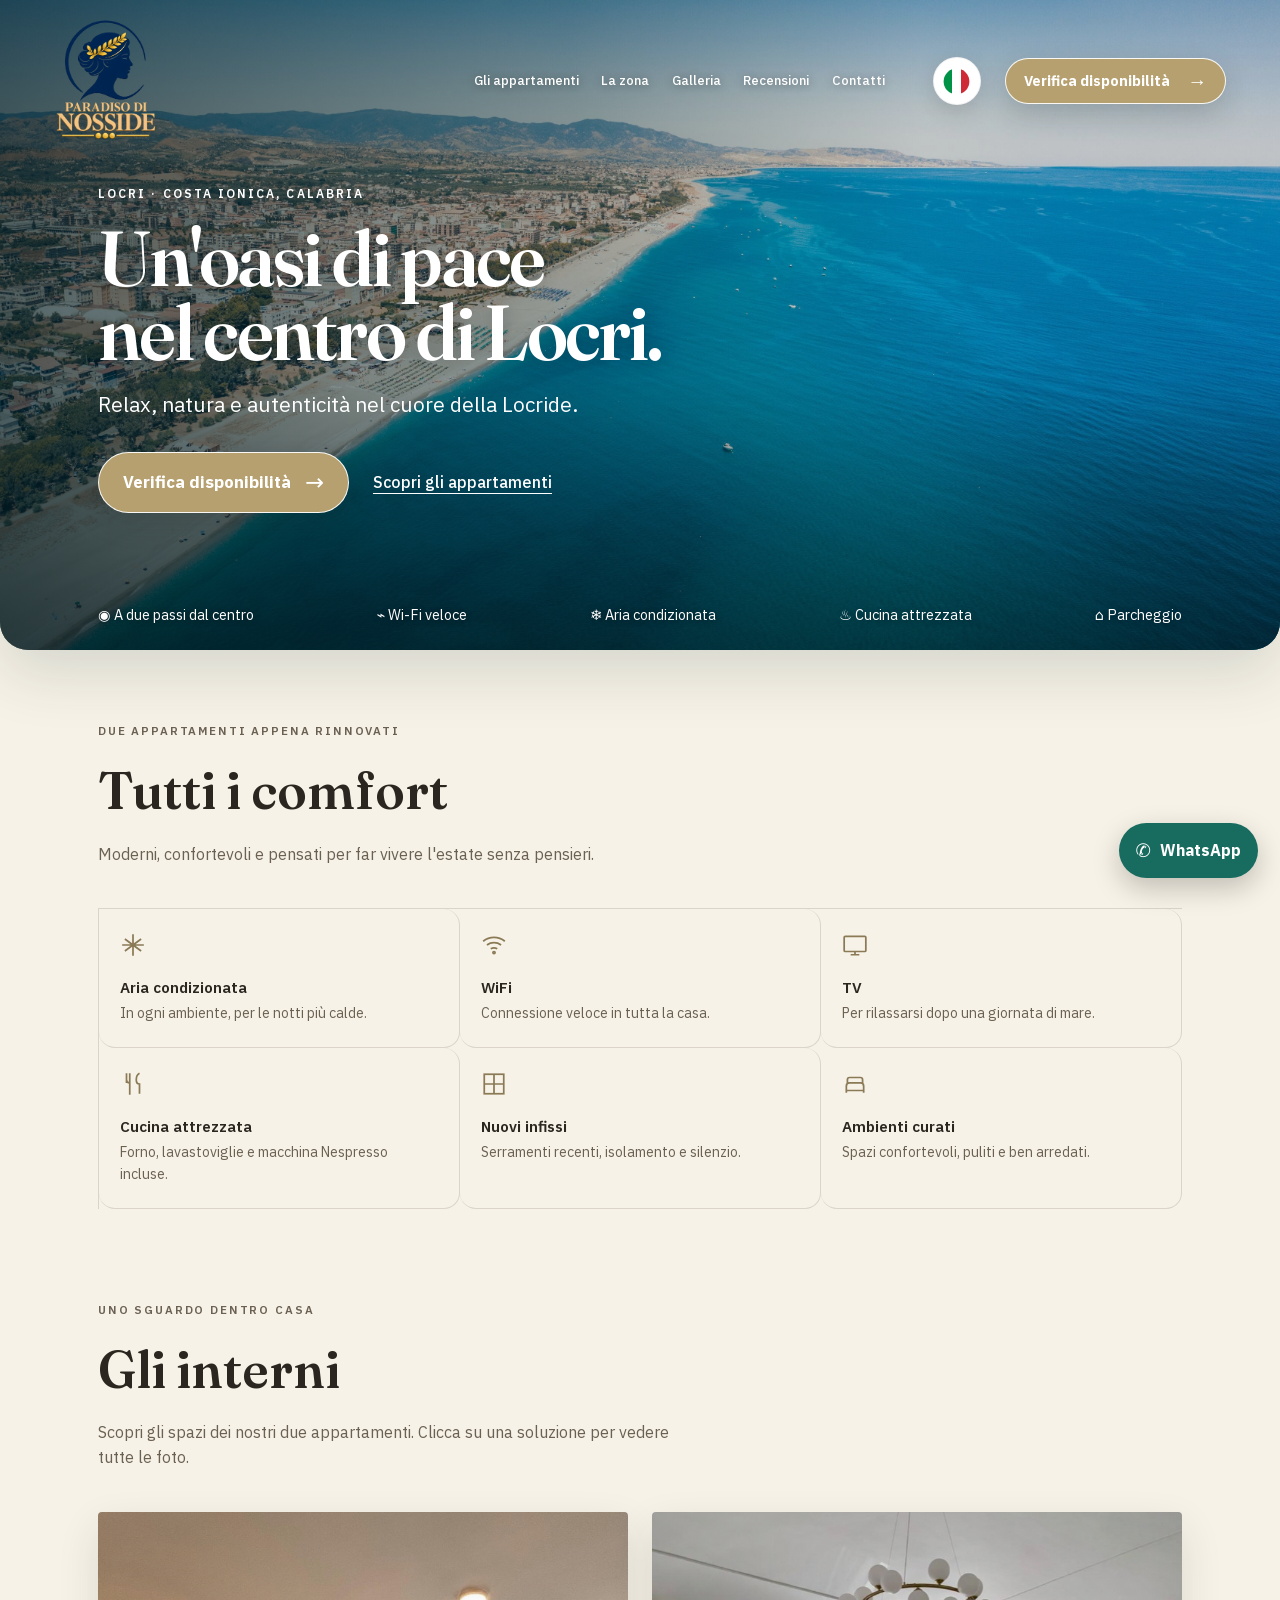
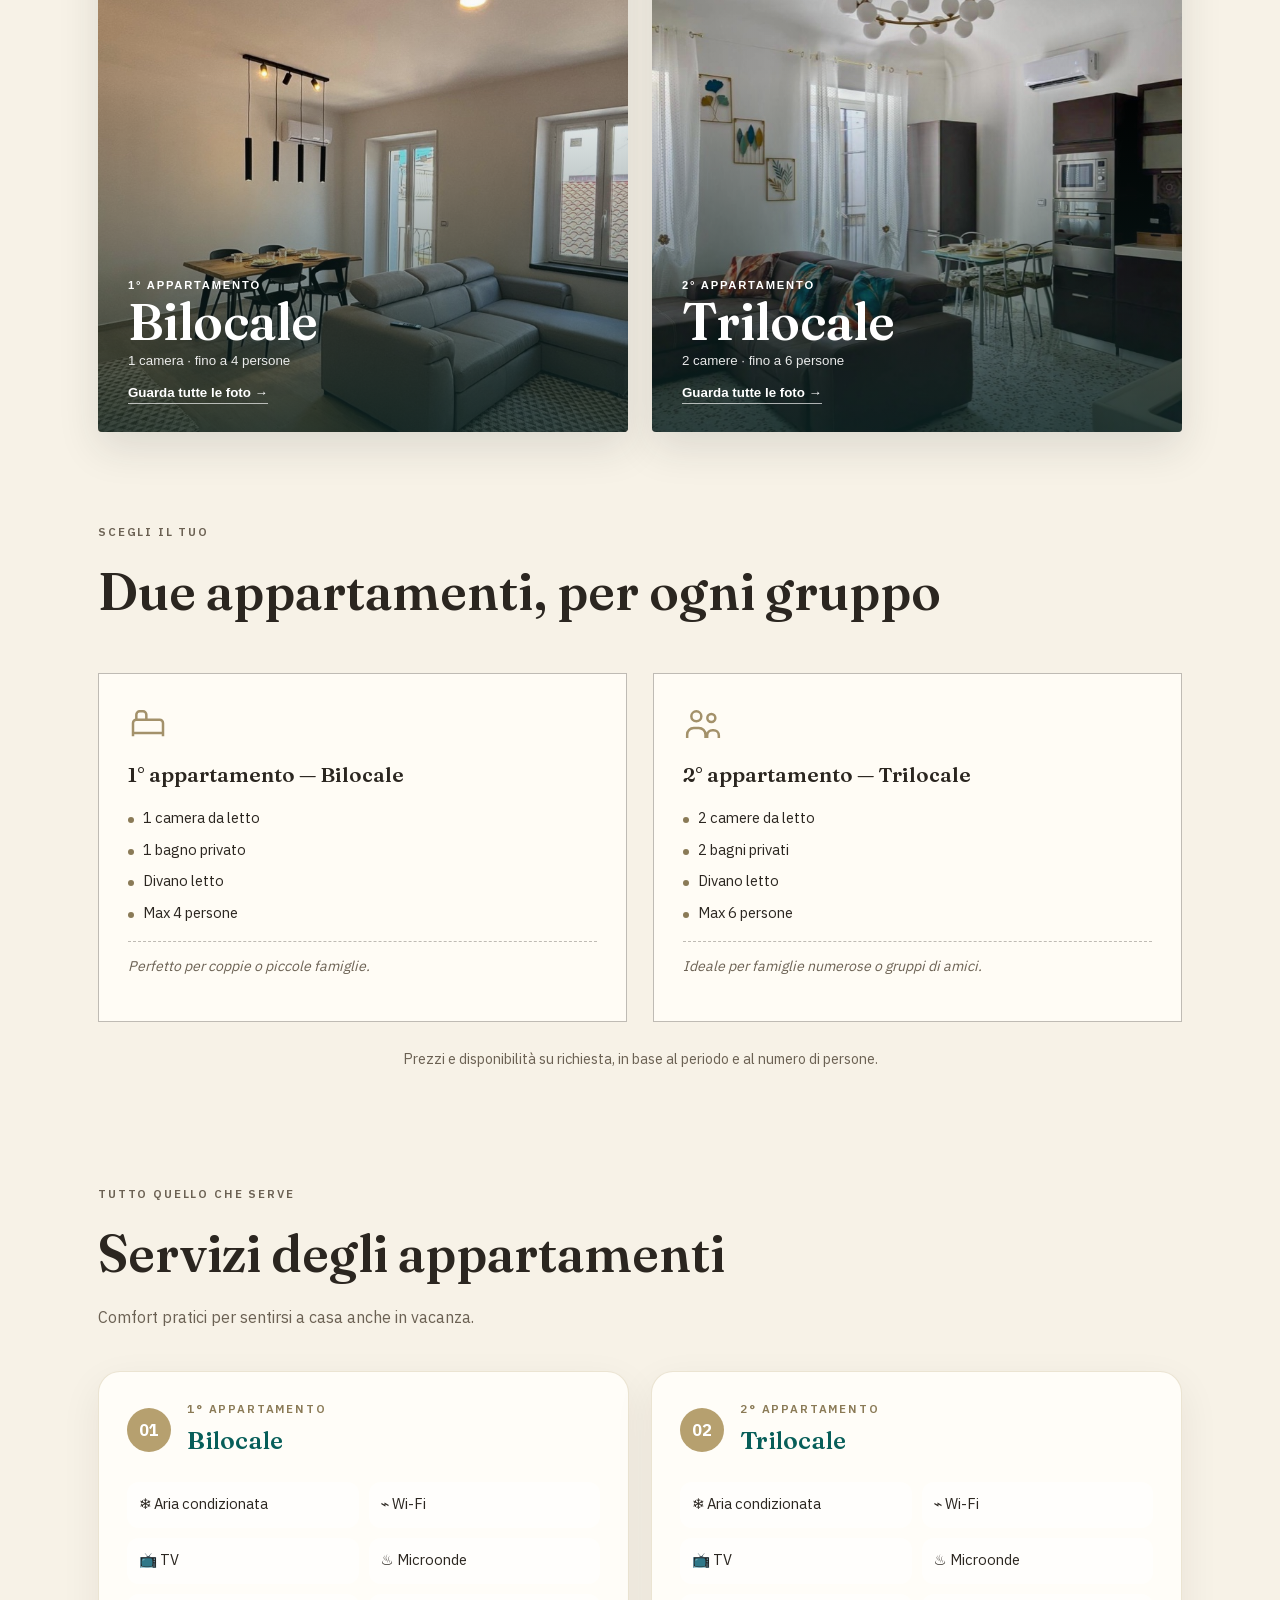
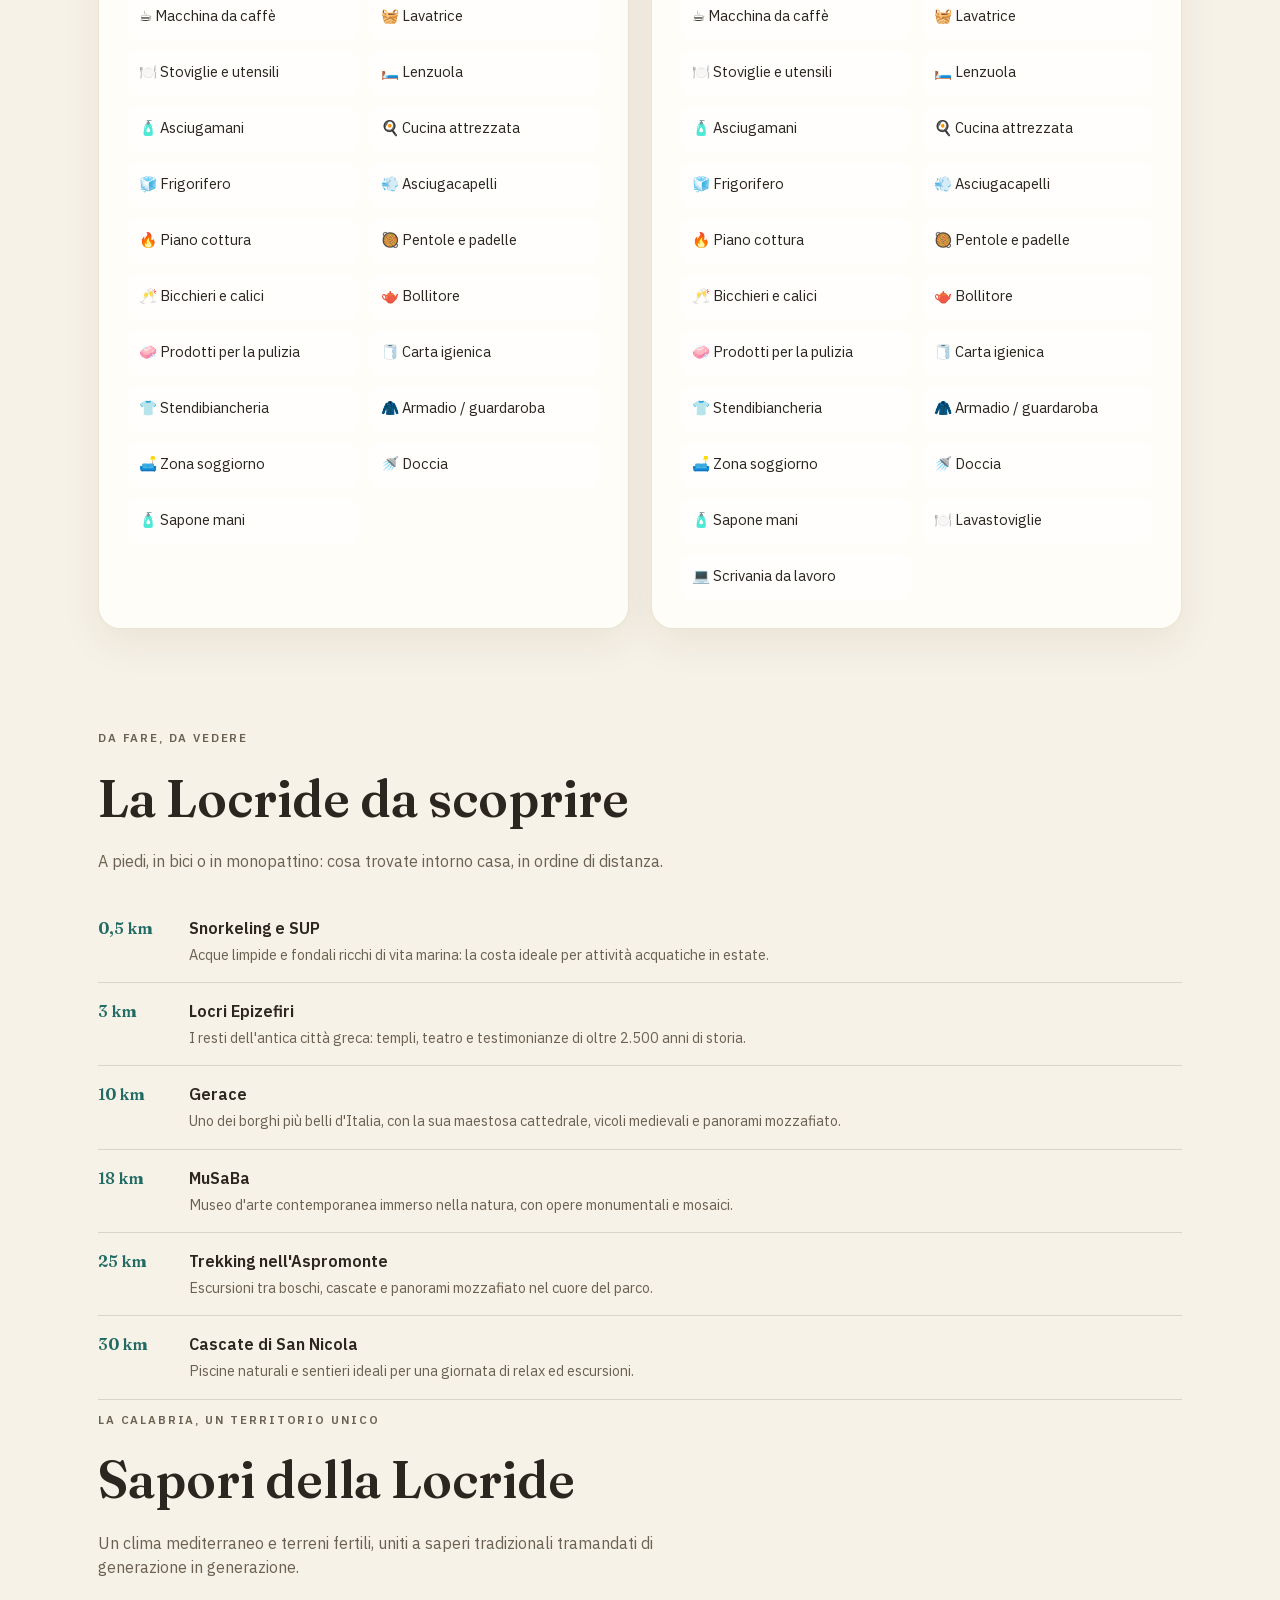
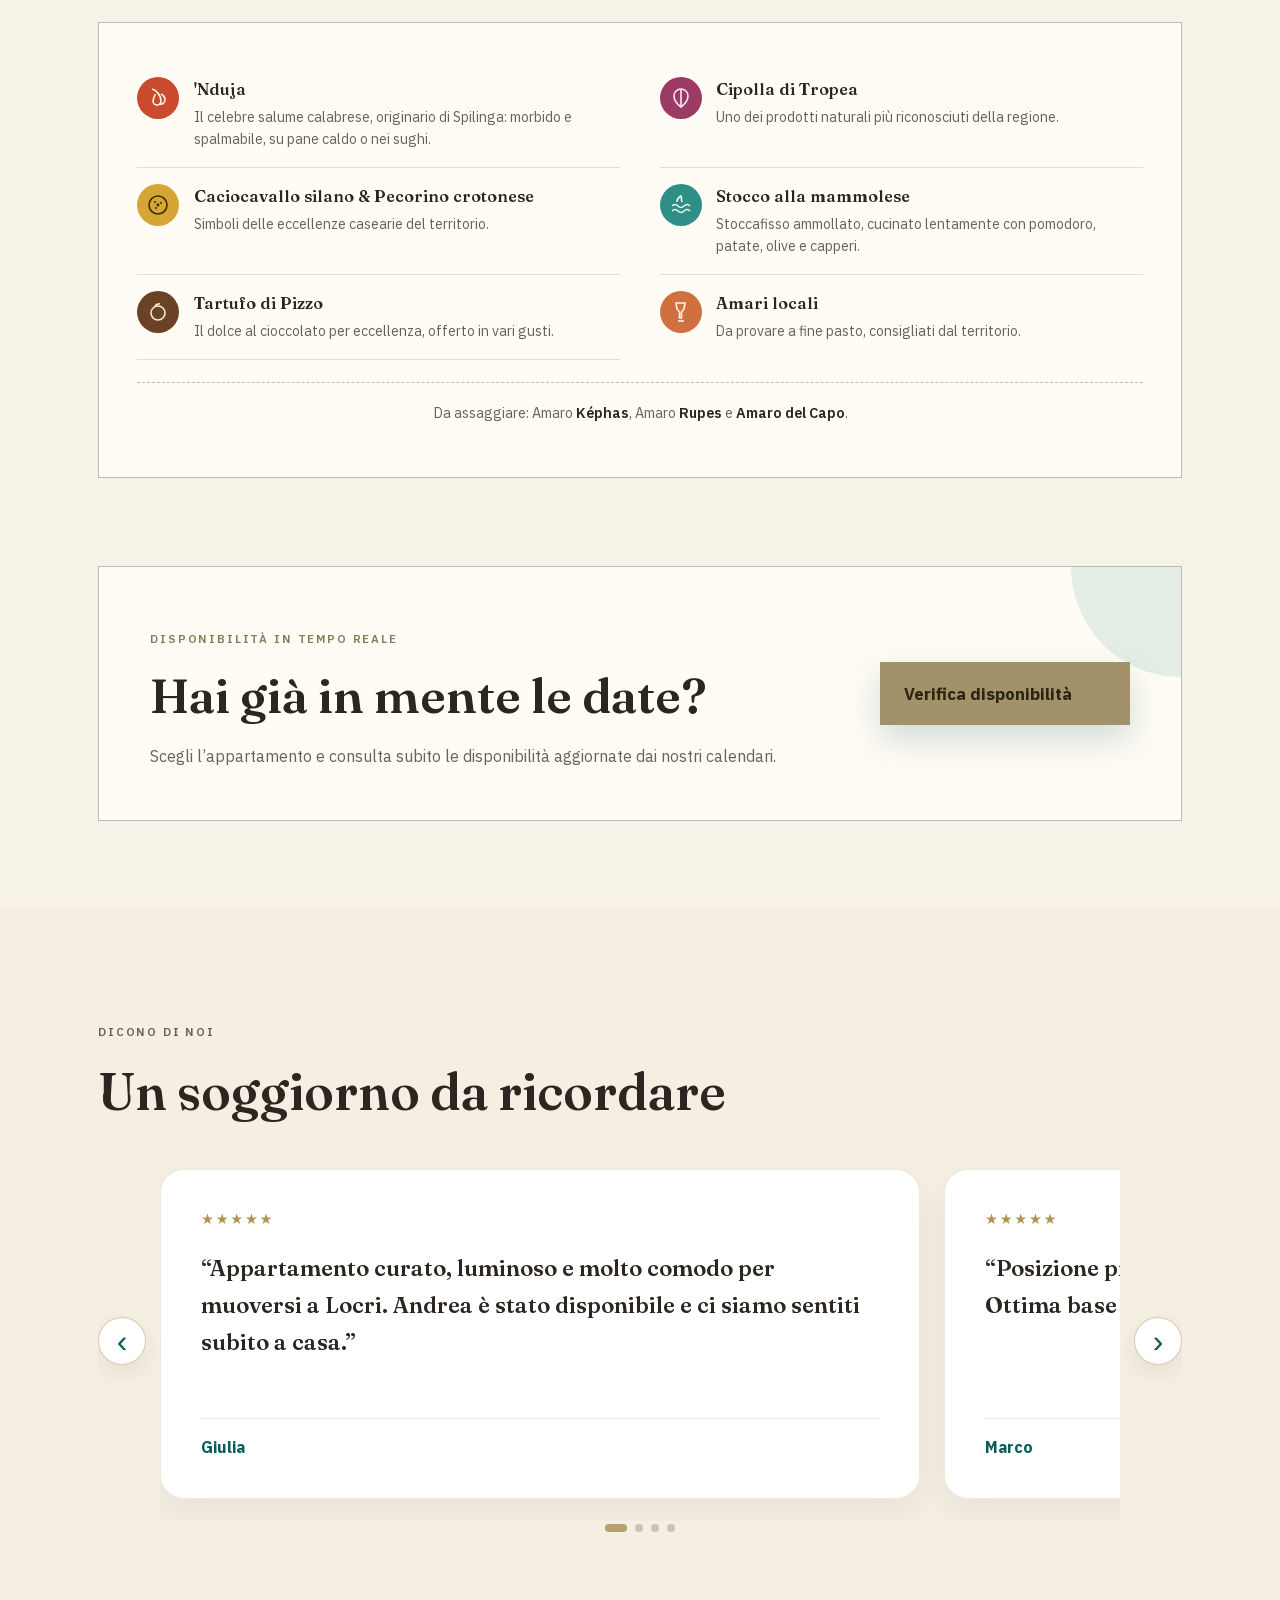
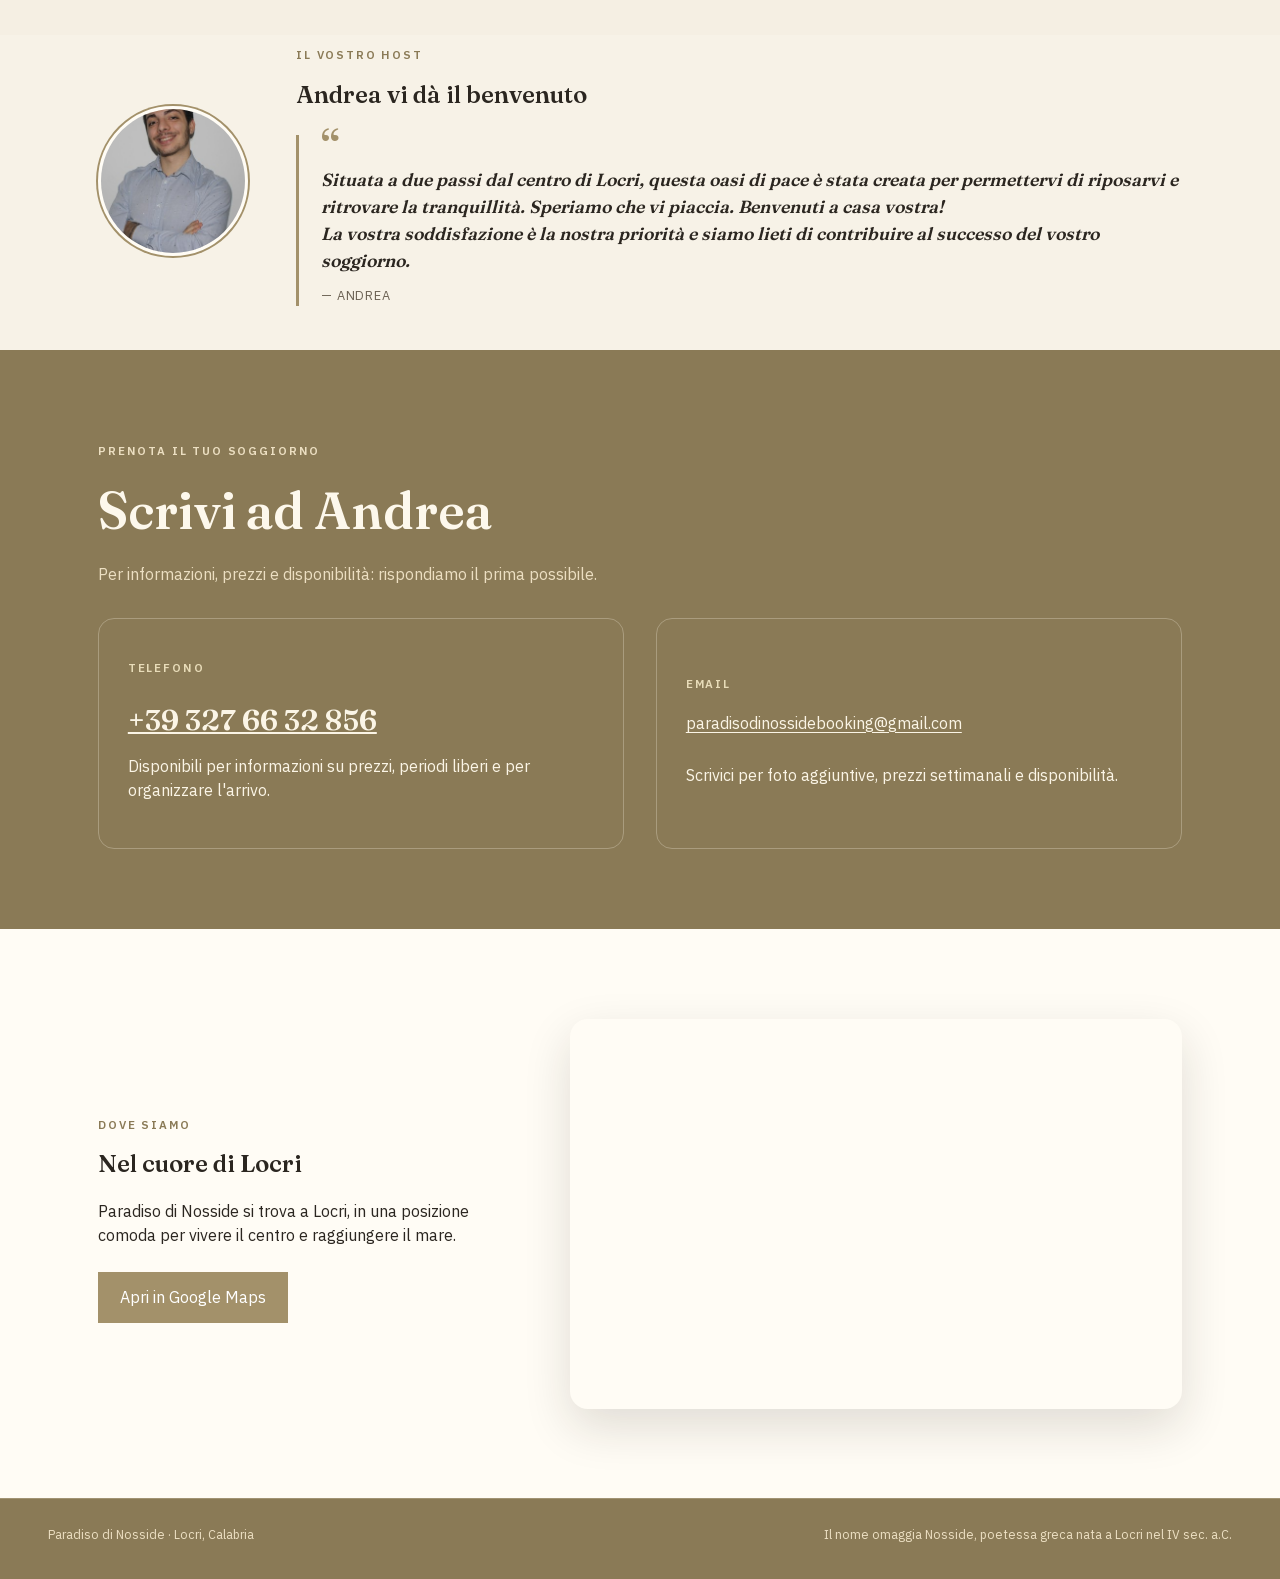
<file: index.html>
<!DOCTYPE html>
<html lang="it">
<head>
  <meta charset="utf-8">
  <meta name="viewport" content="width=device-width, initial-scale=1">
  <title>Paradiso di Nosside — Estate a Locri</title>
  <meta name="description" content="Appartamenti in affitto a Locri, sulla costa ionica della Calabria. Bilocale e trilocale a due passi dal centro.">
  <link rel="icon" href="images/logo.png">
  <link rel="stylesheet" href="css/style.css">
</head>
<body>

<nav class="nav nav-premium">
  <div class="nav-inner">
    <a class="brand brand-logo-only" href="#top" aria-label="Paradiso di Nosside"><img src="images/logo_banner.png" alt="Paradiso di Nosside"></a>
    <ul class="nav-links premium-links">
      <li><a href="#interni">Gli appartamenti</a></li><li><a href="#dintorni">La zona</a></li><li><a href="#interni">Galleria</a></li><li><a href="#recensioni">Recensioni</a></li><li><a href="#contatti">Contatti</a></li>
    </ul>
    <div class="language-picker language-dropdown" aria-label="Lingua">
<button type="button" class="language-dropdown-toggle" aria-haspopup="true" aria-expanded="false" aria-label="Seleziona lingua"><img class="current-flag-img" src="images/flags/it.svg" alt=""></button>
<div class="language-dropdown-menu" role="menu">
<button type="button" data-lang="it" role="menuitem" aria-label="Italiano"><img src="images/flags/it.svg" alt=""></button>
<button type="button" data-lang="en" role="menuitem" aria-label="English"><img src="images/flags/gb.svg" alt=""></button>
<button type="button" data-lang="fr" role="menuitem" aria-label="Français"><img src="images/flags/fr.svg" alt=""></button>
<button type="button" data-lang="de" role="menuitem" aria-label="Deutsch"><img src="images/flags/de.svg" alt=""></button>
</div></div>
    <button class="nav-book btn btn-primary btn-availability-large" type="button" data-open-booking>Verifica disponibilità <span aria-hidden="true">→</span></button>
  </div>
</nav>

<header class="hero-premium" id="top">
  <img class="hero-premium-bg" src="images/costa-locri.jpg" alt="Costa di Locri">
  <div class="hero-premium-shade"></div>
  <div class="hero-premium-content wrap">
    <p class="hero-place">Locri · Costa Ionica, Calabria</p>
    <h1>Un'oasi di pace<br>nel centro di Locri.</h1>
    <p>Relax, natura e autenticità nel cuore della Locride.</p>
    <div class="hero-premium-actions"><button class="btn btn-primary btn-availability-large" type="button" data-open-booking>Verifica disponibilità <span aria-hidden="true">→</span></button><a href="#interni">Scopri gli appartamenti</a></div>
  </div>
  <div class="hero-benefits wrap"><span>◉ A due passi dal centro</span><span>⌁ Wi-Fi veloce</span><span>❄ Aria condizionata</span><span>♨ Cucina attrezzata</span><span>⌂ Parcheggio</span></div>
</header>



<section class="wrap" id="comfort">
  <div class="section-head">
    <p class="eyebrow">Due appartamenti appena rinnovati</p>
    <h2>Tutti i comfort</h2>
    <p>Moderni, confortevoli e pensati per far vivere l'estate senza pensieri.</p>
  </div>
  <div class="features">
    <div class="feature">
      <svg viewBox="0 0 24 24" fill="none" stroke-width="1.6"><path d="M12 2v20M4.5 6.5l15 11M19.5 6.5l-15 11M2 12h20"/></svg>
      <h3>Aria condizionata</h3>
      <p>In ogni ambiente, per le notti più calde.</p>
    </div>
    <div class="feature">
      <svg viewBox="0 0 24 24" fill="none" stroke-width="1.6"><path d="M2 8.5a16 16 0 0 1 20 0M5.5 12a11 11 0 0 1 13 0M9 15.5a6 6 0 0 1 6 0"/><circle cx="12" cy="19" r="1"/></svg>
      <h3>WiFi</h3>
      <p>Connessione veloce in tutta la casa.</p>
    </div>
    <div class="feature">
      <svg viewBox="0 0 24 24" fill="none" stroke-width="1.6"><rect x="2" y="4" width="20" height="14" rx="1"/><path d="M8 21h8M12 18v3"/></svg>
      <h3>TV</h3>
      <p>Per rilassarsi dopo una giornata di mare.</p>
    </div>
    <div class="feature">
      <svg viewBox="0 0 24 24" fill="none" stroke-width="1.6"><path d="M6 2v6a3 3 0 0 0 3 3v11M6 2v9M9 2v9M18 2c-2 1-3 3-3 6s1 4 3 4v9"/></svg>
      <h3>Cucina attrezzata</h3>
      <p>Forno, lavastoviglie e macchina Nespresso incluse.</p>
    </div>
    <div class="feature">
      <svg viewBox="0 0 24 24" fill="none" stroke-width="1.6"><rect x="3" y="3" width="18" height="18"/><path d="M12 3v18M3 12h18"/></svg>
      <h3>Nuovi infissi</h3>
      <p>Serramenti recenti, isolamento e silenzio.</p>
    </div>
    <div class="feature">
      <svg viewBox="0 0 24 24" fill="none" stroke-width="1.6"><path d="M4 18v-4a3 3 0 0 1 3-3h10a3 3 0 0 1 3 3v4M4 18h16M4 18v2M20 18v2M5 11V8a2 2 0 0 1 2-2h10a2 2 0 0 1 2 2v3"/></svg>
      <h3>Ambienti curati</h3>
      <p>Spazi confortevoli, puliti e ben arredati.</p>
    </div>
  </div>
</section>

<section class="wrap interiors-showcase" id="interni">
  <div class="section-head">
    <p class="eyebrow">Uno sguardo dentro casa</p>
    <h2>Gli interni</h2>
    <p>Scopri gli spazi dei nostri due appartamenti. Clicca su una soluzione per vedere tutte le foto.</p>
  </div>
  <div class="interior-apartment-grid">
    <button class="interior-apartment-card" type="button" data-open-gallery="bilocale">
      <img src="images/bilocale-soggiorno-vista.jpg" alt="Anteprima del Bilocale">
      <span class="interior-card-overlay"></span>
      <span class="interior-card-copy"><small>1° appartamento</small><strong>Bilocale</strong><span>1 camera · fino a 4 persone</span><em>Guarda tutte le foto →</em></span>
    </button>
    <button class="interior-apartment-card" type="button" data-open-gallery="trilocale">
      <img src="images/trilocale-soggiorno.jpg" alt="Anteprima del Trilocale">
      <span class="interior-card-overlay"></span>
      <span class="interior-card-copy"><small>2° appartamento</small><strong>Trilocale</strong><span>2 camere · fino a 6 persone</span><em>Guarda tutte le foto →</em></span>
    </button>
  </div>
</section>

<section class="wrap" id="appartamenti">
  <div class="section-head">
    <p class="eyebrow">Scegli il tuo</p>
    <h2>Due appartamenti, per ogni gruppo</h2>
  </div>
  <div class="apart-grid">
    <div class="apart-card">
      <svg viewBox="0 0 24 24" fill="none" stroke-width="1.5"><path d="M3 18v-6a2 2 0 0 1 2-2h14a2 2 0 0 1 2 2v6M3 18h18M3 18v2M21 18v2M5 10V7a2 2 0 0 1 2-2h2a2 2 0 0 1 2 2v3"/></svg>
      <h3>1° appartamento — Bilocale</h3>
      <ul class="apart-list">
        <li>1 camera da letto</li>
        <li>1 bagno privato</li>
        <li>Divano letto</li>
        <li>Max 4 persone</li>
      </ul>
      <p class="apart-note">Perfetto per coppie o piccole famiglie.</p>
    </div>
    <div class="apart-card">
      <svg viewBox="0 0 24 24" fill="none" stroke-width="1.5"><circle cx="8" cy="8" r="3"/><circle cx="17" cy="9" r="2.4"/><path d="M2.5 21v-2a4 4 0 0 1 4-4h3a4 4 0 0 1 4 4v2M14.5 21v-1.5a3.2 3.2 0 0 1 3.2-3.2h.6a3.2 3.2 0 0 1 3.2 3.2V21"/></svg>
      <h3>2° appartamento — Trilocale</h3>
      <ul class="apart-list">
        <li>2 camere da letto</li>
        <li>2 bagni privati</li>
        <li>Divano letto</li>
        <li>Max 6 persone</li>
      </ul>
      <p class="apart-note">Ideale per famiglie numerose o gruppi di amici.</p>
    </div>
  </div>
  <p class="apart-price-note">Prezzi e disponibilità su richiesta, in base al periodo e al numero di persone.</p>
</section>

<section class="wrap apartment-services" id="servizi-appartamenti">
  <div class="section-head">
    <p class="eyebrow">Tutto quello che serve</p>
    <h2>Servizi degli appartamenti</h2>
    <p>Comfort pratici per sentirsi a casa anche in vacanza.</p>
  </div>
  <div class="services-apartment-grid">
    <article class="services-apartment-card">
      <div class="services-card-head"><span>01</span><div><p class="eyebrow">1° appartamento</p><h3>Bilocale</h3></div></div>
      <div class="amenities-grid">
        <span>❄️ Aria condizionata</span><span>⌁ Wi-Fi</span><span>📺 TV</span><span>♨️ Microonde</span>
        <span>☕ Macchina da caffè</span><span>🧺 Lavatrice</span><span>🍽️ Stoviglie e utensili</span><span>🛏️ Lenzuola</span>
        <span>🧴 Asciugamani</span><span>🍳 Cucina attrezzata</span><span>🧊 Frigorifero</span><span>💨 Asciugacapelli</span>
        <span>🔥 Piano cottura</span><span>🥘 Pentole e padelle</span><span>🥂 Bicchieri e calici</span><span>🫖 Bollitore</span>
        <span>🧼 Prodotti per la pulizia</span><span>🧻 Carta igienica</span><span>👕 Stendibiancheria</span>
        <span>🧥 Armadio / guardaroba</span><span>🛋️ Zona soggiorno</span><span>🚿 Doccia</span><span>🧴 Sapone mani</span>
      </div>
      <button type="button" class="services-mobile-toggle" aria-expanded="false">Altri servizi <span class="toggle-arrow" aria-hidden="true"></span></button>
    </article>
    <article class="services-apartment-card">
      <div class="services-card-head"><span>02</span><div><p class="eyebrow">2° appartamento</p><h3>Trilocale</h3></div></div>
      <div class="amenities-grid">
        <span>❄️ Aria condizionata</span><span>⌁ Wi-Fi</span><span>📺 TV</span><span>♨️ Microonde</span>
        <span>☕ Macchina da caffè</span><span>🧺 Lavatrice</span><span>🍽️ Stoviglie e utensili</span><span>🛏️ Lenzuola</span>
        <span>🧴 Asciugamani</span><span>🍳 Cucina attrezzata</span><span>🧊 Frigorifero</span><span>💨 Asciugacapelli</span>
        <span>🔥 Piano cottura</span><span>🥘 Pentole e padelle</span><span>🥂 Bicchieri e calici</span><span>🫖 Bollitore</span>
        <span>🧼 Prodotti per la pulizia</span><span>🧻 Carta igienica</span><span>👕 Stendibiancheria</span>
        <span>🧥 Armadio / guardaroba</span><span>🛋️ Zona soggiorno</span><span>🚿 Doccia</span><span>🧴 Sapone mani</span>
        <span>🍽️ Lavastoviglie</span><span>💻 Scrivania da lavoro</span>
      </div>
      <button type="button" class="services-mobile-toggle" aria-expanded="false">Altri servizi <span class="toggle-arrow" aria-hidden="true"></span></button>
    </article>
  </div>
</section>

<section class="wrap" id="dintorni">
  <div class="section-head">
    <p class="eyebrow">Da fare, da vedere</p>
    <h2>La Locride da scoprire</h2>
    <p>A piedi, in bici o in monopattino: cosa trovate intorno casa, in ordine di distanza.</p>
  </div>
  <ul class="spot-list">
    <li class="spot">
      <span class="spot-dist">0,5 km</span>
      <div><h3>Snorkeling e SUP</h3><p>Acque limpide e fondali ricchi di vita marina: la costa ideale per attività acquatiche in estate.</p></div>
    </li>
    <li class="spot">
      <span class="spot-dist">3 km</span>
      <div><h3>Locri Epizefiri</h3><p>I resti dell'antica città greca: templi, teatro e testimonianze di oltre 2.500 anni di storia.</p></div>
    </li>
    <li class="spot">
      <span class="spot-dist">10 km</span>
      <div><h3>Gerace</h3><p>Uno dei borghi più belli d'Italia, con la sua maestosa cattedrale, vicoli medievali e panorami mozzafiato.</p></div>
    </li>
    <li class="spot">
      <span class="spot-dist">18 km</span>
      <div><h3>MuSaBa</h3><p>Museo d'arte contemporanea immerso nella natura, con opere monumentali e mosaici.</p></div>
    </li>
    <li class="spot">
      <span class="spot-dist">25 km</span>
      <div><h3>Trekking nell'Aspromonte</h3><p>Escursioni tra boschi, cascate e panorami mozzafiato nel cuore del parco.</p></div>
    </li>
    <li class="spot">
      <span class="spot-dist">30 km</span>
      <div><h3>Cascate di San Nicola</h3><p>Piscine naturali e sentieri ideali per una giornata di relax ed escursioni.</p></div>
    </li>
  </ul>
</section>

<section class="wrap" id="sapori">
  <div class="section-head">
    <p class="eyebrow">La Calabria, un territorio unico</p>
    <h2>Sapori della Locride</h2>
    <p>Un clima mediterraneo e terreni fertili, uniti a saperi tradizionali tramandati di generazione in generazione.</p>
  </div>
  <div class="menu-card">
    <div class="menu-grid">
      <div class="menu-item">
        <div class="menu-icon" style="background:#c94a2c;">
          <svg viewBox="0 0 24 24" fill="none" stroke="#fff2e8" stroke-width="1.6"><path d="M6 3c4 1 9 6 9 12a4 4 0 0 1-8 0c0-3 2-4 2-7"/><path d="M15 8c2 1 4 3 4 6a4 4 0 0 1-6 3.5"/></svg>
        </div>
        <div>
          <h3>'Nduja</h3>
          <p>Il celebre salume calabrese, originario di Spilinga: morbido e spalmabile, su pane caldo o nei sughi.</p>
        </div>
      </div>
      <div class="menu-item">
        <div class="menu-icon" style="background:#9c3a63;">
          <svg viewBox="0 0 24 24" fill="none" stroke="#fbeaf0" stroke-width="1.6"><path d="M12 21c4-3 7-7 7-11a7 7 0 0 0-14 0c0 4 3 8 7 11Z"/><path d="M12 3v18"/></svg>
        </div>
        <div>
          <h3>Cipolla di Tropea</h3>
          <p>Uno dei prodotti naturali più riconosciuti della regione.</p>
        </div>
      </div>
      <div class="menu-item">
        <div class="menu-icon" style="background:#d6a635;">
          <svg viewBox="0 0 24 24" fill="none" stroke="#3b2a06" stroke-width="1.6"><circle cx="12" cy="12" r="9"/><circle cx="12" cy="12" r="1.4" fill="#3b2a06" stroke="none"/><circle cx="9" cy="9" r="1" fill="#3b2a06" stroke="none"/><circle cx="15" cy="10" r="1" fill="#3b2a06" stroke="none"/><circle cx="10" cy="15" r="1" fill="#3b2a06" stroke="none"/></svg>
        </div>
        <div>
          <h3>Caciocavallo silano &amp; Pecorino crotonese</h3>
          <p>Simboli delle eccellenze casearie del territorio.</p>
        </div>
      </div>
      <div class="menu-item">
        <div class="menu-icon" style="background:var(--teal);">
          <svg viewBox="0 0 24 24" fill="none" stroke="#eafaf7" stroke-width="1.6"><path d="M3 13c2-2 4-2 6 0s4 2 6 0 4-2 6 0"/><path d="M3 18c2-2 4-2 6 0s4 2 6 0 4-2 6 0"/><path d="M8 9c0-3 2-5 4-6 1 2 0 4 1 6"/></svg>
        </div>
        <div>
          <h3>Stocco alla mammolese</h3>
          <p>Stoccafisso ammollato, cucinato lentamente con pomodoro, patate, olive e capperi.</p>
        </div>
      </div>
      <div class="menu-item">
        <div class="menu-icon" style="background:#6b4226;">
          <svg viewBox="0 0 24 24" fill="none" stroke="#f6e9da" stroke-width="1.6"><circle cx="12" cy="13" r="7"/><path d="M9 6c1-1.5 3-2.5 5-2"/></svg>
        </div>
        <div>
          <h3>Tartufo di Pizzo</h3>
          <p>Il dolce al cioccolato per eccellenza, offerto in vari gusti.</p>
        </div>
      </div>
      <div class="menu-item">
        <div class="menu-icon" style="background:var(--coral);">
          <svg viewBox="0 0 24 24" fill="none" stroke="#fdf1ea" stroke-width="1.6"><path d="M8 3h8l-1 6-2.5 3v6h-2v-6L8 9 7 3Z"/><path d="M9 21h6"/></svg>
        </div>
        <div>
          <h3>Amari locali</h3>
          <p>Da provare a fine pasto, consigliati dal territorio.</p>
        </div>
      </div>
    </div>
    <p class="amari-line">Da assaggiare: Amaro <b>Képhas</b>, Amaro <b>Rupes</b> e <b>Amaro del Capo</b>.</p>
  </div>
</section>


<section class="wrap availability-spotlight" id="disponibilita">
  <div class="availability-callout">
    <div>
      <p class="eyebrow">Disponibilità in tempo reale</p>
      <h2>Hai già in mente le date?</h2>
      <p>Scegli l’appartamento e consulta subito le disponibilità aggiornate dai nostri calendari.</p>
    </div>
    <button class="btn btn-primary btn-availability-large" type="button" data-open-booking>Verifica disponibilità</button>
  </div>
</section>

<section class="reviews-section" id="recensioni">
  <div class="wrap">
    <div class="section-head reviews-head">
      <p class="eyebrow">Dicono di noi</p>
      <h2>Un soggiorno da ricordare</h2>
    </div>
    <div class="reviews-carousel" data-reviews-carousel>
      <button class="reviews-arrow reviews-prev" type="button" aria-label="Recensione precedente">‹</button>
      <div class="reviews-viewport">
        <div class="reviews-track">
          <article class="review-card"><div class="review-stars" aria-label="5 stelle">★★★★★</div><blockquote>“Appartamento curato, luminoso e molto comodo per muoversi a Locri. Andrea è stato disponibile e ci siamo sentiti subito a casa.”</blockquote><div class="review-author"><strong>Giulia</strong></div></article>
          <article class="review-card"><div class="review-stars" aria-label="5 stelle">★★★★★</div><blockquote>“Posizione pratica, ambienti puliti e cucina ben organizzata. Ottima base per scoprire il mare e i borghi della Locride.”</blockquote><div class="review-author"><strong>Marco</strong></div></article>
          <article class="review-card"><div class="review-stars" aria-label="5 stelle">★★★★★</div><blockquote>“Abbiamo apprezzato soprattutto la tranquillità e gli spazi. Il soggiorno è stato semplice da organizzare e molto piacevole.”</blockquote><div class="review-author"><strong>Elena</strong></div></article>
          <article class="review-card"><div class="review-stars" aria-label="5 stelle">★★★★★</div><blockquote>“Una soluzione accogliente per qualche giorno in Calabria: casa confortevole, atmosfera rilassata e tutto il necessario a portata di mano.”</blockquote><div class="review-author"><strong>Luca</strong></div></article>
        </div>
      </div>
      <button class="reviews-arrow reviews-next" type="button" aria-label="Recensione successiva">›</button>
    </div>
    <div class="reviews-dots" aria-hidden="true"></div>
  </div>
</section>

<section class="wrap" id="host">
  <div class="host" style="margin-bottom:1.4rem;">
    <div class="host-avatar">
      <img src="images/andrea-host.jpg" alt="Andrea, il vostro host">
    </div>
    <div>
      <p class="eyebrow">Il vostro host</p>
      <h2 style="margin-top:0.4rem; margin-bottom:1.4rem;">Andrea vi dà il benvenuto</h2>
      <blockquote class="quote">
        <span class="mark">&ldquo;</span>
        <p>Situata a due passi dal centro di Locri, questa oasi di pace è stata creata per permettervi di riposarvi e ritrovare la tranquillità. Speriamo che vi piaccia. Benvenuti a casa vostra!</p>
		<p>La vostra soddisfazione è la nostra priorità e siamo lieti di contribuire al successo del vostro soggiorno.</p>
        <cite>— Andrea</cite>
      </blockquote>
    </div>
  </div>
</section>

<section class="contact-band" id="contatti">
  <div class="wrap section-head" style="margin-bottom: 2rem;">
    <p class="eyebrow">Prenota il tuo soggiorno</p>
    <h2>Scrivi ad Andrea</h2>
    <p>Per informazioni, prezzi e disponibilità: rispondiamo il prima possibile.</p>
  </div>
  <div class="wrap contact-grid">
    <div class="contact-card">
      <p class="eyebrow">Telefono</p>
      <div class="phone-figure"><a href="tel:+393276632856">+39 327 66 32 856</a></div>
      <p>Disponibili per informazioni su prezzi, periodi liberi e per organizzare l'arrivo.</p>
    </div>
    <div class="contact-card">
      <p class="eyebrow">Email</p>
      <p style="margin-top:0.4rem;"><a class="plain" href="mailto:paradisodinossidebooking@gmail.com">paradisodinossidebooking@gmail.com</a></p>
      <p>Scrivici per foto aggiuntive, prezzi settimanali e disponibilità.</p>
    </div>
  </div>
</section>

<section class="location-section" id="dove-siamo">
  <div class="wrap location-grid">
    <div class="location-copy">
      <p class="eyebrow">Dove siamo</p>
      <h2>Nel cuore di Locri</h2>
      <p>Paradiso di Nosside si trova a Locri, in una posizione comoda per vivere il centro e raggiungere il mare.</p>
      <a class="btn btn-primary map-button" href="https://maps.app.goo.gl/cjp4mACBaEV8vkYh9" target="_blank" rel="noopener noreferrer">Apri in Google Maps</a>
    </div>
    <div class="map-frame">
      <iframe title="Mappa di Paradiso di Nosside a Locri" src="https://www.google.com/maps?q=Vico%20Quarto%203%2C%20Locri%2C%20RC%2C%20Italia&output=embed" loading="lazy" referrerpolicy="no-referrer-when-downgrade" allowfullscreen></iframe>
    </div>
  </div>
</section>

<a class="whatsapp-float" id="whatsapp-contact" href="https://wa.me/393276632856" target="_blank" rel="noopener noreferrer" aria-label="Scrivici su WhatsApp">
  <span class="whatsapp-icon" aria-hidden="true">✆</span><span>WhatsApp</span>
</a>

<footer>
  <span>Paradiso di Nosside · Locri, Calabria</span>
  <span>Il nome omaggia Nosside, poetessa greca nata a Locri nel IV sec. a.C.</span>
</footer>

<div class="gallery-modal" id="gallery-modal" aria-hidden="true">
  <div class="gallery-backdrop" data-close-gallery></div>
  <div class="gallery-dialog" role="dialog" aria-modal="true" aria-labelledby="gallery-title">
    <button class="gallery-close" type="button" aria-label="Chiudi galleria" data-close-gallery>×</button>
    <div class="gallery-head">
      <div><p class="eyebrow">Paradiso di Nosside</p><h2 id="gallery-title">Bilocale</h2><p id="gallery-description">Scopri tutti gli ambienti dell'appartamento.</p></div>
      <button class="btn btn-primary btn-availability-large gallery-book" type="button" data-gallery-book>Verifica disponibilità</button>
    </div>
    <div class="gallery-grid" id="gallery-grid"></div>
    <div class="gallery-footer"><button class="btn btn-primary btn-availability-large" type="button" data-gallery-book>Verifica disponibilità</button></div>
  </div>
</div>

<div class="booking-modal" id="booking-modal" aria-hidden="true">
  <div class="booking-modal-backdrop" data-close-booking></div>
  <div class="booking-dialog" role="dialog" aria-modal="true" aria-labelledby="booking-title">
    <button class="booking-close" type="button" aria-label="Chiudi" data-close-booking>×</button>

    <div class="booking-step" id="apartment-step">
      <div class="modal-logo"><img src="images/logo.png" alt="Paradiso di Nosside"></div>
      <p class="step-label"><b>1</b> Scegli l’appartamento</p>
      <h2 id="booking-title">Quale appartamento preferisci?</h2>
      <p class="booking-intro">Seleziona una soluzione: caricheremo subito le disponibilità aggiornate da Google Calendar.</p>
      <div class="booking-apartments">
        <button class="booking-apartment-card" type="button" data-apartment="bilocale">
          <img src="images/bilocale-soggiorno-vista.jpg" alt="Soggiorno del bilocale">
          <span class="booking-card-body">
            <span class="booking-card-kicker">1° appartamento</span>
            <strong>Bilocale</strong>
            <span>1 camera · 1 bagno · divano letto · max 4 persone</span>
            <em>Vedi disponibilità →</em>
          </span>
        </button>
        <button class="booking-apartment-card" type="button" data-apartment="trilocale">
          <img src="images/trilocale-soggiorno.jpg" alt="Soggiorno del trilocale">
          <span class="booking-card-body">
            <span class="booking-card-kicker">2° appartamento</span>
            <strong>Trilocale</strong>
            <span>2 camere · 2 bagni · divano letto · max 6 persone</span>
            <em>Vedi disponibilità →</em>
          </span>
        </button>
      </div>
    </div>

    <div class="booking-step is-hidden" id="calendar-step">
      <div class="modal-logo modal-logo-small"><img src="images/logo.png" alt="Paradiso di Nosside"></div>
      <button class="booking-back" type="button" id="booking-back">← Cambia appartamento</button>
      <div class="booking-selected-head">
        <div>
          <p class="eyebrow">Disponibilità aggiornata</p>
          <h2 id="selected-apartment-title">Bilocale</h2>
        </div>
        <div class="availability-legend"><span><i class="dot available"></i>Disponibile</span><span><i class="dot busy"></i>Occupato</span></div>
      </div>
      <div id="calendar-loading" class="calendar-loading">Controllo il calendario…</div>
      <div class="calendar-layout"><aside class="selected-apartment-aside"><img id="selected-apartment-image" src="images/bilocale-soggiorno-vista.jpg" alt="Appartamento selezionato"><strong id="selected-apartment-name">Bilocale</strong><span id="selected-apartment-meta">Fino a 4 persone</span></aside><div id="availability-calendars" class="availability-calendars" aria-live="polite"></div></div>
      <div id="calendar-error" class="form-status error is-hidden" aria-live="polite"></div>

      <form id="availability-form" class="booking-form-modal is-hidden">
        <input id="apartment" name="apartment" type="hidden">
        <div class="booking-date-grid">
          <label>Check-in<input id="checkin" name="checkin" type="date" required></label>
          <label>Check-out<input id="checkout" name="checkout" type="date" required></label>
          <label>Ospiti<input id="guests" name="guests" type="number" min="1" max="4" value="2" required></label>
        </div>
        <button class="btn btn-primary booking-check-button" type="submit">Conferma queste date</button>
      </form>
      <div id="availability-result" class="form-status" aria-live="polite"></div>

      <form id="quote-form" class="quote-form is-hidden">
        <input type="hidden" name="lang" id="quote-lang"><input type="hidden" name="apartment" id="quote-apartment"><input type="hidden" name="checkin" id="quote-checkin"><input type="hidden" name="checkout" id="quote-checkout"><input type="hidden" name="guests" id="quote-guests">
        <div class="quote-success-head"><span>✓</span><div><p class="eyebrow">Periodo disponibile</p><h3>Richiedi il preventivo</h3></div></div>
        <div class="quote-grid">
          <label>Nome e cognome<input name="name" autocomplete="name" required></label>
          <label>Email<input name="email" type="email" autocomplete="email" required></label>
          <label>Telefono<input name="phone" type="tel" autocomplete="tel"></label>
          <label class="wide">Messaggio<textarea name="message" rows="4" placeholder="Eventuali richieste, età dei bambini, orario previsto..."></textarea></label>
        </div>
        <label class="privacy-check"><input type="checkbox" required> Acconsento all'uso dei dati per rispondere a questa richiesta.</label>
        <button class="btn btn-primary" type="submit">Invia richiesta</button>
        <div id="quote-result" class="form-status" aria-live="polite"></div>
      </form>
    </div>
  </div>
</div>

<!-- Conferma invio preventivo -->
<div class="request-success-modal" id="request-success-modal" aria-hidden="true">
  <div class="request-success-backdrop" data-close-success></div>
  <div class="request-success-dialog" role="dialog" aria-modal="true" aria-labelledby="request-success-title">
    <button class="request-success-close" type="button" aria-label="Chiudi" data-close-success>×</button>
    <img class="request-success-logo" src="images/logo.png" alt="Paradiso di Nosside">
    <div class="request-success-check" aria-hidden="true">✓</div>
    <p class="eyebrow">Grazie per averci contattato</p>
    <h2 id="request-success-title">Richiesta ricevuta!</h2>
    <p>Abbiamo ricevuto la tua richiesta di preventivo. Ti risponderemo al più presto con tutte le informazioni per il tuo soggiorno al Paradiso di Nosside.</p>
    <div class="request-success-divider"></div>
    <p class="request-success-note">Controlla anche la cartella spam o posta indesiderata per non perdere la nostra risposta.</p>
    <a class="btn request-success-whatsapp" id="success-whatsapp" href="https://wa.me/393276632856" target="_blank" rel="noopener noreferrer">Scrivici su WhatsApp</a>
    <button class="btn btn-primary request-success-button" type="button" data-close-success>Chiudi</button>
  </div>
</div>

<script src="js/lang.js"></script>

<button class="mobile-sticky-book" type="button" data-open-booking>Verifica disponibilità <span aria-hidden="true">→</span></button>
<script src="js/main.js"></script>
</body>
</html>
</file>
<file: css/style.css>
@font-face {
  font-family: 'Fraunces';
  font-style: normal;
  font-weight: 300 700;
  font-display: swap;
  src: url('../fonts/fraunces.woff2') format('woff2');
}
@font-face {
  font-family: 'IBM Plex Sans';
  font-style: normal;
  font-weight: 300 700;
  font-display: swap;
  src: url('../fonts/ibm-plex-sans.woff2') format('woff2');
}

:root {
  --cream: #f6f1e4;
  --paper: #fffcf5;
  --ink: #2b2620;
  --ink-soft: #6b6153;
  --olive: #a3916a;
  --olive-deep: #8a7a56;
  --teal: #2f8f86;
  --teal-deep: #216b64;
  --coral: #d1703f;
  --line: rgba(43, 38, 32, 0.14);
  --line-strong: rgba(43, 38, 32, 0.3);
}

@media (prefers-color-scheme: dark) {
  :root {
    --cream: #1c1912;
    --paper: #241f16;
    --ink: #ece5d4;
    --ink-soft: #b3a68d;
    --olive: #c2b07d;
    --olive-deep: #a08d5e;
    --teal: #57c2b5;
    --teal-deep: #3d9a8f;
    --coral: #e2895f;
    --line: rgba(236, 229, 212, 0.16);
    --line-strong: rgba(236, 229, 212, 0.3);
  }
}
:root[data-theme="dark"] {
  --cream: #1c1912;
  --paper: #241f16;
  --ink: #ece5d4;
  --ink-soft: #b3a68d;
  --olive: #c2b07d;
  --olive-deep: #a08d5e;
  --teal: #57c2b5;
  --teal-deep: #3d9a8f;
  --coral: #e2895f;
  --line: rgba(236, 229, 212, 0.16);
  --line-strong: rgba(236, 229, 212, 0.3);
}
:root[data-theme="light"] {
  --cream: #f6f1e4;
  --paper: #fffcf5;
  --ink: #2b2620;
  --ink-soft: #6b6153;
  --olive: #a3916a;
  --olive-deep: #8a7a56;
  --teal: #2f8f86;
  --teal-deep: #216b64;
  --coral: #d1703f;
  --line: rgba(43, 38, 32, 0.14);
  --line-strong: rgba(43, 38, 32, 0.3);
}

* { box-sizing: border-box; }
html { scroll-behavior: smooth; }
@media (prefers-reduced-motion: reduce) {
  html { scroll-behavior: auto; }
  * { animation-duration: 0.001ms !important; animation-iteration-count: 1 !important; transition-duration: 0.001ms !important; }
}

body {
  margin: 0;
  background: var(--cream);
  color: var(--ink);
  font-family: 'IBM Plex Sans', ui-sans-serif, system-ui, -apple-system, sans-serif;
  font-weight: 400;
  line-height: 1.55;
  -webkit-font-smoothing: antialiased;
}

h1, h2, h3 {
  font-family: 'Fraunces', ui-serif, Georgia, serif;
  font-weight: 600;
  text-wrap: balance;
  margin: 0;
  color: var(--ink);
}

.script {
  font-family: 'Fraunces', serif;
  font-weight: 500;
  font-style: italic;
}

.eyebrow {
  font-family: 'IBM Plex Sans', sans-serif;
  font-weight: 600;
  font-size: 0.72rem;
  letter-spacing: 0.16em;
  text-transform: uppercase;
  color: var(--olive-deep);
}

a { color: inherit; }

.wrap {
  max-width: 1080px;
  margin: 0 auto;
  padding: 0 clamp(1.25rem, 4vw, 3rem);
}

/* nav */
.nav {
  position: sticky;
  top: 0;
  z-index: 20;
  background: color-mix(in srgb, var(--cream) 88%, transparent);
  backdrop-filter: blur(10px);
  border-bottom: 1px solid var(--line);
}
.nav-inner {
  display: flex;
  align-items: center;
  justify-content: space-between;
  gap: 1.5rem;
  padding: 0.8rem clamp(1.25rem, 4vw, 3rem);
}
.brand {
  display: flex;
  align-items: center;
  gap: 0.7rem;
}
.brand img { width: 34px; height: auto; flex-shrink: 0; }
.brand-text {
  font-family: 'Fraunces', serif;
  font-weight: 600;
  font-size: 1rem;
  letter-spacing: 0.01em;
  line-height: 1.2;
}
.brand-text small {
  display: block;
  font-family: 'IBM Plex Sans', sans-serif;
  font-weight: 500;
  font-size: 0.64rem;
  letter-spacing: 0.1em;
  text-transform: uppercase;
  color: var(--ink-soft);
  margin-top: 0.15rem;
}
.nav-links {
  display: flex;
  gap: clamp(0.8rem, 2vw, 1.4rem);
  list-style: none;
  margin: 0;
  padding: 0;
  font-size: 0.82rem;
}
.nav-links a {
  text-decoration: none;
  color: var(--ink-soft);
  padding-bottom: 2px;
  border-bottom: 1px solid transparent;
  transition: color 0.15s ease, border-color 0.15s ease;
  white-space: nowrap;
}
.nav-links a:hover, .nav-links a:focus-visible { color: var(--olive-deep); border-color: var(--olive-deep); }
.nav-links li:nth-child(n+3) { display: none; }
@media (min-width: 720px) { .nav-links li:nth-child(n+3) { display: block; } }

/* hero */
.hero {
  padding: clamp(2.2rem, 6vw, 4.5rem) 0 clamp(2rem, 5vw, 3.5rem);
  display: grid;
  grid-template-columns: 1.05fr 0.95fr;
  gap: clamp(2rem, 5vw, 3.5rem);
  align-items: center;
}
@media (max-width: 860px) { .hero { grid-template-columns: 1fr; } }

.hero h1 {
  font-size: clamp(2.1rem, 4.6vw, 3.1rem);
  line-height: 1.1;
  margin-top: 0.6rem;
}
.hero-lede {
  margin-top: 1.1rem;
  max-width: 46ch;
  color: var(--ink-soft);
  font-size: 1.05rem;
}
.hero-cta {
  margin-top: 1.6rem;
  display: flex;
  gap: 0.9rem;
  flex-wrap: wrap;
  align-items: center;
}
.btn {
  display: inline-flex;
  align-items: center;
  gap: 0.5rem;
  padding: 0.75rem 1.3rem;
  font-family: 'IBM Plex Sans', sans-serif;
  font-weight: 600;
  font-size: 0.92rem;
  text-decoration: none;
  border: 1px solid transparent;
  transition: transform 0.15s ease, background 0.15s ease, border-color 0.15s ease;
}
.btn:hover { transform: translateY(-1px); }
.btn-primary { background: var(--olive); color: #2b2410; }
.btn-primary:hover { background: var(--olive-deep); color: #fff8ea; }
.btn-ghost { border-color: var(--line-strong); color: var(--ink); }
.btn-ghost:hover { border-color: var(--olive-deep); color: var(--olive-deep); }

.hero-art { position: relative; }
.coast { width: 100%; height: auto; display: block; aspect-ratio: 4 / 3; object-fit: cover; border: 1px solid var(--line-strong); }
.badge {
  position: absolute;
  top: -14px;
  right: 4%;
  width: 112px;
  height: 112px;
  border-radius: 50%;
  background: var(--olive);
  color: #2b2410;
  display: flex;
  flex-direction: column;
  align-items: center;
  justify-content: center;
  text-align: center;
  border: 3px dashed color-mix(in srgb, var(--paper) 70%, transparent);
  font-family: 'IBM Plex Sans', sans-serif;
}
.badge .b-eyebrow { font-size: 0.5rem; letter-spacing: 0.08em; text-transform: uppercase; opacity: 0.85; }
.badge .b-main { font-family: 'Fraunces', serif; font-weight: 600; font-size: 0.76rem; line-height: 1.25; margin-top: 0.2rem; }

section { padding: clamp(3rem, 7vw, 5rem) 0; }
.section-head { margin-bottom: clamp(1.8rem, 4vw, 2.6rem); }
.section-head h2 { font-size: clamp(1.6rem, 3.2vw, 2.2rem); margin-top: 0.5rem; }
.section-head p { color: var(--ink-soft); max-width: 58ch; margin-top: 0.7rem; }

/* host / pull-quote */
.host {
  display: grid;
  grid-template-columns: auto 1fr;
  gap: clamp(1.6rem, 4vw, 2.8rem);
  align-items: start;
}
@media (max-width: 700px) { .host { grid-template-columns: 1fr; } }
.host-avatar {
  width: 104px;
  height: 104px;
  border-radius: 50%;
  background: var(--paper);
  border: 3px solid var(--paper);
  box-shadow: 0 0 0 2px var(--olive);
  overflow: hidden;
  flex-shrink: 0;
}
.host-avatar img { width: 100%; height: 100%; object-fit: cover; display: block; }
.quote {
  border-left: 3px solid var(--olive);
  padding-left: 1.4rem;
  margin: 0 0 1.4rem;
}
.quote .mark {
  font-family: 'Fraunces', serif;
  font-size: 2.6rem;
  color: var(--olive);
  line-height: 0.5;
  display: block;
  margin-bottom: 0.6rem;
}
.quote p { margin: 0; font-size: 1.1rem; font-family: 'Fraunces', serif; font-style: italic; color: var(--ink); }
.quote cite {
  display: block;
  margin-top: 0.7rem;
  font-style: normal;
  font-family: 'IBM Plex Sans', sans-serif;
  font-size: 0.8rem;
  letter-spacing: 0.06em;
  text-transform: uppercase;
  color: var(--ink-soft);
}
.quote.small p { font-size: 0.98rem; }

/* features */
.features {
  display: grid;
  grid-template-columns: repeat(3, 1fr);
  gap: 0;
  border-top: 1px solid var(--line);
  border-left: 1px solid var(--line);
}
@media (max-width: 780px) { .features { grid-template-columns: repeat(2, 1fr); } }
@media (max-width: 480px) { .features { grid-template-columns: 1fr; } }
.feature {
  border-right: 1px solid var(--line);
  border-bottom: 1px solid var(--line);
  padding: 1.4rem 1.3rem;
}
.feature svg { width: 26px; height: 26px; stroke: var(--olive-deep); }
.feature h3 { font-size: 0.95rem; font-weight: 600; margin-top: 0.7rem; font-family: 'IBM Plex Sans', sans-serif; }
.feature p { margin: 0.25rem 0 0; color: var(--ink-soft); font-size: 0.88rem; }

/* gallery plates */
.plates {
  display: grid;
  grid-template-columns: repeat(2, 1fr);
  gap: 1.4rem;
}
@media (max-width: 700px) { .plates { grid-template-columns: 1fr; } }
.plate {
  position: relative;
  border: 1px solid var(--line-strong);
  background: var(--paper);
  padding: 1.1rem 1.1rem 1rem;
  opacity: 0;
  transform: translateY(14px);
  animation: rise 0.6s ease forwards;
  animation-timeline: view();
  animation-range: entry 0% cover 30%;
}
@supports not (animation-timeline: view()) {
  .plate { opacity: 1; transform: none; }
}
.plate::before, .plate::after {
  content: "";
  position: absolute;
  width: 10px;
  height: 10px;
  border-color: var(--olive-deep);
}
.plate::before { top: -1px; left: -1px; border-top: 2px solid var(--olive-deep); border-left: 2px solid var(--olive-deep); }
.plate::after { bottom: -1px; right: -1px; border-bottom: 2px solid var(--olive-deep); border-right: 2px solid var(--olive-deep); }
@keyframes rise { to { opacity: 1; transform: translateY(0); } }
.plate svg { width: 100%; height: auto; display: block; }
.plate img { width: 100%; aspect-ratio: 4 / 5; object-fit: cover; display: block; }
.interni-group { margin-bottom: clamp(2rem, 5vw, 3rem); }
.interni-group:last-child { margin-bottom: 0; }
.interni-group h3 {
  font-size: 1.15rem;
  margin-bottom: 1.1rem;
}
.plate-cap {
  display: flex;
  justify-content: space-between;
  align-items: baseline;
  margin-top: 0.8rem;
  font-size: 0.85rem;
}
.plate-cap b { font-family: 'Fraunces', serif; font-weight: 600; font-size: 1rem; }
.plate-cap span { color: var(--ink-soft); font-size: 0.75rem; }

/* apartments */
.apart-grid {
  display: grid;
  grid-template-columns: repeat(2, 1fr);
  gap: 1.6rem;
}
@media (max-width: 700px) { .apart-grid { grid-template-columns: 1fr; } }
.apart-card {
  border: 1px solid var(--line-strong);
  background: var(--paper);
  padding: 1.8rem;
  display: flex;
  flex-direction: column;
  gap: 1rem;
}
.apart-card svg { width: 40px; height: 40px; stroke: var(--olive); }
.apart-card h3 { font-size: 1.3rem; }
.apart-list {
  list-style: none;
  margin: 0;
  padding: 0;
  display: flex;
  flex-direction: column;
  gap: 0.55rem;
}
.apart-list li {
  display: flex;
  gap: 0.6rem;
  align-items: baseline;
  font-size: 0.92rem;
}
.apart-list li::before {
  content: "";
  width: 6px;
  height: 6px;
  border-radius: 50%;
  background: var(--olive-deep);
  flex-shrink: 0;
  margin-top: 0.45rem;
}
.apart-note {
  margin-top: auto;
  padding-top: 0.9rem;
  border-top: 1px dashed var(--line-strong);
  font-size: 0.88rem;
  color: var(--ink-soft);
  font-style: italic;
}
.apart-price-note {
  text-align: center;
  color: var(--ink-soft);
  font-size: 0.9rem;
  margin-top: 1.6rem;
}

/* dintorni / spots */
.spot-list {
  list-style: none;
  margin: 0;
  padding: 0;
  display: flex;
  flex-direction: column;
}
.spot {
  display: grid;
  grid-template-columns: 4.6rem 1fr;
  gap: 1.1rem;
  align-items: baseline;
  padding: 1rem 0;
  border-bottom: 1px solid var(--line);
}
.spot:first-child { padding-top: 0; }
.spot-dist {
  font-family: 'Fraunces', serif;
  font-weight: 600;
  color: var(--teal-deep);
  font-variant-numeric: tabular-nums;
  white-space: nowrap;
}
.spot h3 { font-size: 1rem; font-family: 'IBM Plex Sans', sans-serif; font-weight: 600; }
.spot p { margin: 0.2rem 0 0; color: var(--ink-soft); font-size: 0.9rem; }

/* sapori / menu card */
.menu-card {
  border: 1px solid var(--line-strong);
  background: var(--paper);
  padding: clamp(1.6rem, 4vw, 2.4rem);
}
.menu-grid {
  display: grid;
  grid-template-columns: repeat(2, 1fr);
  gap: 0 2.5rem;
}
@media (max-width: 700px) { .menu-grid { grid-template-columns: 1fr; } }
.menu-item {
  padding: 1rem 0;
  border-bottom: 1px solid var(--line);
  display: flex;
  gap: 0.9rem;
  align-items: flex-start;
}
.menu-grid .menu-item:nth-last-child(-n+1) { border-bottom: none; }
.menu-icon {
  width: 42px;
  height: 42px;
  border-radius: 50%;
  flex-shrink: 0;
  display: flex;
  align-items: center;
  justify-content: center;
}
.menu-icon svg { width: 24px; height: 24px; }
.menu-item h3 { font-size: 1.02rem; }
.menu-item p { margin: 0.3rem 0 0; color: var(--ink-soft); font-size: 0.88rem; }
.amari-line {
  margin-top: 1.4rem;
  padding-top: 1.2rem;
  border-top: 1px dashed var(--line-strong);
  font-size: 0.9rem;
  color: var(--ink-soft);
  text-align: center;
}
.amari-line b { color: var(--ink); font-weight: 600; }

/* contact */
.contact-band {
  background: var(--olive-deep);
  color: #fbf5e6;
}
.contact-band .section-head p { color: #ecdfc2; }
.contact-band .eyebrow { color: #e8dcb9; }
.contact-band h2 { color: #fdf8ec; }
.contact-grid {
  display: grid;
  grid-template-columns: 1fr 1fr;
  gap: 2rem;
  align-items: stretch;
}
@media (max-width: 700px) { .contact-grid { grid-template-columns: 1fr; } }
.contact-card {
  border: 1px solid rgba(251, 245, 230, 0.28);
  padding: 1.8rem;
  display: flex;
  flex-direction: column;
  justify-content: center;
}
.phone-figure {
  font-family: 'Fraunces', serif;
  font-weight: 600;
  font-size: clamp(1.4rem, 3vw, 1.85rem);
  font-variant-numeric: tabular-nums;
  margin-top: 0.5rem;
}
.contact-card p { margin-top: 0.7rem; }
.contact-card a.plain { text-decoration: underline; text-underline-offset: 3px; }

footer {
  padding: 1.6rem clamp(1.25rem, 4vw, 3rem) 2.2rem;
  display: flex;
  justify-content: space-between;
  flex-wrap: wrap;
  gap: 0.6rem;
  font-size: 0.78rem;
  color: #ecdfc2;
  background: var(--olive-deep);
  border-top: 1px solid rgba(251, 245, 230, 0.2);
}


/* availability + quote */
.booking-panel { border:1px solid var(--line-strong); background:var(--paper); padding:clamp(1.25rem,4vw,2rem); }
.booking-form { display:grid; grid-template-columns:1.4fr 1fr 1fr .7fr auto; gap:.9rem; align-items:end; }
.booking-form label,.quote-form label { display:flex; flex-direction:column; gap:.4rem; font-size:.82rem; font-weight:600; }
.booking-form input,.booking-form select,.quote-form input,.quote-form textarea { width:100%; box-sizing:border-box; border:1px solid var(--line-strong); background:#fff; color:var(--ink); padding:.78rem .8rem; font:inherit; border-radius:0; }
.booking-form button { min-height:45px; border:0; cursor:pointer; }
.form-status { margin-top:1rem; padding:.8rem 0; font-weight:600; min-height:1.2em; }
.form-status.ok { color:var(--teal-deep); } .form-status.error { color:#a43123; }
.quote-form { margin-top:1.5rem; padding-top:1.5rem; border-top:1px solid var(--line); }
.quote-form h3 { margin:0 0 1rem; } .quote-grid { display:grid; grid-template-columns:1fr 1fr; gap:1rem; } .quote-grid .wide { grid-column:1/-1; }
.privacy-check { flex-direction:row!important; align-items:center; margin:1rem 0; font-weight:400!important; } .privacy-check input { width:auto; }
.is-hidden { display:none; }
@media (max-width:900px){.booking-form{grid-template-columns:1fr 1fr}.booking-form button{grid-column:1/-1}}
@media (max-width:600px){.booking-form,.quote-grid{grid-template-columns:1fr}.quote-grid .wide{grid-column:auto}}

/* availability experience v2 */
.btn { font: inherit; }
.btn-availability-hero { font-size: 1rem; padding: .95rem 1.35rem; box-shadow: 0 10px 28px rgba(33,107,100,.18); }
.availability-spotlight { padding-top: clamp(3rem,7vw,5.5rem); padding-bottom: clamp(3rem,7vw,5.5rem); }
.availability-callout { position:relative; overflow:hidden; display:grid; grid-template-columns:1.3fr auto; align-items:center; gap:2rem; padding:clamp(1.8rem,5vw,3.2rem); background:var(--paper); border:1px solid var(--line-strong); }
.availability-callout::after { content:""; position:absolute; width:220px; height:220px; border-radius:50%; right:-110px; top:-110px; background:color-mix(in srgb,var(--teal) 13%,transparent); }
.availability-callout h2 { font-size:clamp(1.9rem,4vw,3rem); margin:.25rem 0 .65rem; }
.availability-callout p:not(.eyebrow) { max-width:650px; margin:0; color:var(--ink-soft); }
.btn-availability-large { position:relative; z-index:1; border:0; cursor:pointer; min-width:250px; padding:1.15rem 1.5rem; font-weight:700; font-size:1.05rem; box-shadow:0 14px 35px rgba(33,107,100,.22); }

body.modal-open { overflow:hidden; }
.booking-modal { position:fixed; inset:0; z-index:100; display:grid; place-items:center; padding:clamp(.7rem,3vw,2rem); opacity:0; visibility:hidden; transition:opacity .22s ease,visibility .22s ease; }
.booking-modal.is-open { opacity:1; visibility:visible; }
.booking-modal-backdrop { position:absolute; inset:0; background:rgba(25,22,17,.72); backdrop-filter:blur(7px); }
.booking-dialog { position:relative; width:min(1050px,100%); max-height:min(92vh,900px); overflow:auto; background:var(--cream); border:1px solid var(--line-strong); box-shadow:0 28px 90px rgba(0,0,0,.3); padding:clamp(1.35rem,4vw,2.7rem); transform:translateY(14px) scale(.99); transition:transform .22s ease; }
.booking-modal.is-open .booking-dialog { transform:none; }
.booking-close { position:sticky; float:right; top:0; z-index:5; width:42px; height:42px; border:1px solid var(--line-strong); background:var(--paper); color:var(--ink); font-size:1.8rem; line-height:1; cursor:pointer; }
.booking-step > h2 { font-size:clamp(2rem,5vw,3.4rem); max-width:720px; margin:.25rem 0 .65rem; }
.booking-intro { color:var(--ink-soft); max-width:700px; margin:0 0 1.7rem; }
.booking-apartments { display:grid; grid-template-columns:1fr 1fr; gap:1.25rem; clear:both; }
.booking-apartment-card { appearance:none; border:1px solid var(--line-strong); background:var(--paper); color:var(--ink); padding:0; text-align:left; cursor:pointer; overflow:hidden; transition:transform .2s ease,border-color .2s ease,box-shadow .2s ease; }
.booking-apartment-card:hover,.booking-apartment-card:focus-visible { transform:translateY(-4px); border-color:var(--teal-deep); box-shadow:0 16px 38px rgba(43,38,32,.12); outline:none; }
.booking-apartment-card img { width:100%; aspect-ratio:16/9; object-fit:cover; display:block; }
.booking-card-body { display:flex; flex-direction:column; padding:1.25rem 1.3rem 1.4rem; }
.booking-card-kicker { font-size:.72rem; letter-spacing:.13em; text-transform:uppercase; color:var(--olive-deep); font-weight:700; }
.booking-card-body strong { font-family:'Fraunces',serif; font-size:1.75rem; margin:.15rem 0 .35rem; }
.booking-card-body > span:not(.booking-card-kicker) { color:var(--ink-soft); font-size:.9rem; }
.booking-card-body em { color:var(--teal-deep); font-style:normal; font-weight:700; margin-top:1rem; }
.booking-back { border:0; background:none; color:var(--teal-deep); font:inherit; font-weight:700; padding:0; margin:0 0 1.2rem; cursor:pointer; }
.booking-selected-head { display:flex; justify-content:space-between; gap:1.5rem; align-items:end; border-bottom:1px solid var(--line); padding-bottom:1rem; }
.booking-selected-head h2 { font-size:clamp(1.8rem,4vw,2.7rem); }
.availability-legend { display:flex; gap:1rem; flex-wrap:wrap; color:var(--ink-soft); font-size:.78rem; }
.availability-legend span { display:flex; align-items:center; gap:.4rem; }
.dot { width:9px; height:9px; border-radius:50%; display:inline-block; }
.dot.available { background:var(--teal); }.dot.busy { background:var(--coral); }
.calendar-loading { padding:2.5rem 0; text-align:center; color:var(--ink-soft); font-weight:600; }
.availability-calendars { display:grid; grid-template-columns:repeat(3,1fr); gap:1rem; margin:1.4rem 0; }
.mini-calendar { background:var(--paper); border:1px solid var(--line); padding:1rem; }
.mini-calendar h3 { font-size:1rem; text-transform:capitalize; margin-bottom:.8rem; }
.calendar-grid { display:grid; grid-template-columns:repeat(7,1fr); gap:4px; }
.calendar-weekday { text-align:center; font-size:.65rem; color:var(--ink-soft); font-weight:700; padding:.2rem 0; }
.calendar-day { display:grid; place-items:center; aspect-ratio:1; min-width:0; border-radius:50%; font-size:.75rem; font-variant-numeric:tabular-nums; }
.calendar-day.available { background:color-mix(in srgb,var(--teal) 13%,transparent); color:var(--teal-deep); font-weight:700; }
.calendar-day.busy { background:color-mix(in srgb,var(--coral) 16%,transparent); color:var(--coral); text-decoration:line-through; }
.calendar-day.past { opacity:.3; }.calendar-day.blank { background:transparent; }
.booking-form-modal { margin-top:1.2rem; padding:1.2rem; border:1px solid var(--line-strong); background:var(--paper); }
.booking-date-grid { display:grid; grid-template-columns:1fr 1fr .7fr; gap:.8rem; }
.booking-form-modal label,.quote-form label { display:flex; flex-direction:column; gap:.4rem; font-size:.82rem; font-weight:600; }
.booking-form-modal input,.quote-form input,.quote-form textarea { width:100%; border:1px solid var(--line-strong); background:#fff; color:#2b2620; padding:.8rem; font:inherit; }
.booking-check-button { width:100%; margin-top:.9rem; border:0; cursor:pointer; }
.quote-form { margin-top:1rem; padding:1.25rem; border:1px solid color-mix(in srgb,var(--teal) 45%,var(--line)); background:var(--paper); }
.quote-success-head { display:flex; align-items:center; gap:.8rem; margin-bottom:1rem; }
.quote-success-head > span { display:grid; place-items:center; width:36px; height:36px; border-radius:50%; background:var(--teal-deep); color:#fff; font-weight:700; }
.quote-success-head .eyebrow { margin:0; }.quote-success-head h3 { margin:.1rem 0 0; }
.form-status { margin-top:1rem; padding:.6rem 0; font-weight:600; min-height:1.2em; }
.form-status.ok { color:var(--teal-deep); }.form-status.error { color:#a43123; }
.is-hidden { display:none!important; }

@media (max-width:800px) {
  .availability-callout { grid-template-columns:1fr; }
  .btn-availability-large { width:100%; }
  .booking-apartments { grid-template-columns:1fr; }
  .availability-calendars { grid-template-columns:1fr; }
  .booking-date-grid { grid-template-columns:1fr 1fr; }
  .booking-date-grid label:last-child { grid-column:1/-1; }
  .booking-selected-head { align-items:flex-start; flex-direction:column; }
}
@media (max-width:520px) {
  .booking-modal { padding:0; }
  .booking-dialog { width:100%; height:100dvh; max-height:none; border:0; padding:1.1rem; }
  .booking-date-grid,.quote-grid { grid-template-columns:1fr; }
  .booking-date-grid label:last-child,.quote-grid .wide { grid-column:auto; }
  .booking-apartment-card img { aspect-ratio:2/1; }
}

/* ===== Premium redesign v4 ===== */
:root{--forest:#075e59;--forest-dark:#034945;--warm:#f7f2e7;--warm-card:#fffdf8;--terracotta:#d46f43}
body{background:var(--warm)}
.nav-premium{position:absolute;top:0;left:0;right:0;background:transparent;border:0;color:white;backdrop-filter:none;z-index:30}.nav-premium .nav-inner{max-width:1240px;margin:auto;padding:22px 34px}.brand-logo-only img{width:92px;height:auto;filter:brightness(0) invert(1);drop-shadow:0 2px 12px rgba(0,0,0,.25)}.premium-links{margin-left:auto;margin-right:24px}.premium-links a{color:white!important;border:0!important;font-weight:500;text-shadow:0 1px 8px rgba(0,0,0,.35)}.nav-book,.hero-book{border:1px solid rgba(255,255,255,.75);background:var(--forest);color:#fff;border-radius:999px;padding:13px 20px;font:600 14px 'IBM Plex Sans';cursor:pointer;box-shadow:0 8px 30px rgba(0,0,0,.18)}.nav-book span{margin-left:8px}.hero-premium{height:min(680px,82vh);min-height:570px;position:relative;overflow:hidden;color:#fff;background:#164c55}.hero-premium-bg{position:absolute;inset:0;width:100%;height:100%;object-fit:cover}.hero-premium-shade{position:absolute;inset:0;background:linear-gradient(90deg,rgba(0,28,35,.66) 0%,rgba(0,30,35,.36) 45%,rgba(0,0,0,.12) 72%),linear-gradient(0deg,rgba(0,0,0,.5),transparent 42%)}.hero-premium-content{position:relative;z-index:2;padding-top:180px;max-width:1240px}.hero-place{font-size:.76rem;letter-spacing:.17em;text-transform:uppercase;font-weight:600;margin:0 0 18px}.hero-premium h1{color:#fff;font-size:clamp(3rem,6vw,5.6rem);line-height:.96;letter-spacing:-.035em;max-width:850px;text-shadow:0 2px 18px rgba(0,0,0,.22)}.hero-premium-content>p:not(.hero-place){font-size:clamp(1.05rem,1.8vw,1.3rem);margin:20px 0 30px}.hero-premium-actions{display:flex;align-items:center;gap:24px}.hero-premium-actions a{color:#fff;text-underline-offset:5px;font-weight:500}.hero-book{font-size:1rem;padding:16px 24px}.hero-book b{margin-left:10px}.calendar-icon{margin-right:7px}.hero-benefits{position:absolute;z-index:3;left:0;right:0;bottom:24px;max-width:1240px;display:flex;justify-content:space-between;gap:18px;font-size:.9rem}.hero-benefits span{display:flex;align-items:center;gap:7px;text-shadow:0 1px 6px rgba(0,0,0,.4)}
.wrap{max-width:1180px}.section-head h2{font-size:clamp(2.2rem,4vw,3.4rem)}.plate,.apartment,.contact-card,.feature{border-radius:16px}.plate img,.apartment img{border-radius:16px 16px 0 0}
.booking-dialog{width:min(1180px,94vw);max-height:92vh;background:var(--warm-card);border-radius:18px;box-shadow:0 30px 100px rgba(0,0,0,.32);padding:34px 38px}.booking-modal-backdrop{background:rgba(10,22,20,.62);backdrop-filter:blur(8px)}.booking-close{top:18px;right:20px;border:0;background:transparent;font-size:32px}.modal-logo{text-align:center;margin:-8px auto 6px}.modal-logo img{width:88px}.modal-logo-small{position:absolute;top:22px;left:50%;transform:translateX(-50%);margin:0}.modal-logo-small img{width:66px}.step-label{text-align:center;font-size:.78rem;color:var(--ink-soft);margin:4px 0 8px}.step-label b{display:inline-grid;place-items:center;width:22px;height:22px;background:var(--forest);color:white;border-radius:50%;margin-right:6px}.booking-step>h2{text-align:center;font-size:clamp(2rem,4vw,3rem)}.booking-intro{text-align:center;margin:8px auto 26px;color:var(--ink-soft)}.booking-apartments{gap:22px;max-width:900px;margin:auto}.booking-apartment-card{border-radius:14px;overflow:hidden;background:white;border:1px solid rgba(43,38,32,.12);box-shadow:0 8px 25px rgba(36,29,18,.08);transition:.2s transform,.2s box-shadow;text-align:left}.booking-apartment-card:hover{transform:translateY(-4px);box-shadow:0 16px 38px rgba(36,29,18,.14);border-color:var(--forest)}.booking-apartment-card img{height:220px}.booking-card-body{padding:18px 20px}.booking-card-body strong{font-size:1.6rem}.booking-card-body em{color:var(--forest);font-weight:700}.booking-back{color:var(--forest);font-weight:600}.booking-selected-head{padding-top:42px}.booking-selected-head h2{font-size:2.5rem}.availability-legend .dot.available{background:#5fbf88}.availability-legend .dot.busy{background:#ef8a6b}.calendar-layout{display:grid;grid-template-columns:190px 1fr;gap:28px;align-items:start}.selected-apartment-aside{background:#f3eddf;border-radius:13px;padding:12px;display:flex;flex-direction:column;gap:7px}.selected-apartment-aside img{width:100%;height:112px;object-fit:cover;border-radius:9px}.selected-apartment-aside strong{font-family:'Fraunces';font-size:1.35rem}.selected-apartment-aside span{font-size:.78rem;color:var(--ink-soft)}.availability-calendars{grid-template-columns:repeat(3,1fr);gap:14px}.mini-calendar{background:transparent;border:0;padding:10px}.mini-calendar h3{text-align:center;font-size:1rem;text-transform:capitalize}.calendar-day{border-radius:6px}.calendar-day.available{background:#e6f3e8;color:#285d45}.calendar-day.busy{background:#fde5de;color:#c65436}.booking-form-modal{background:#f3eddf;border-radius:12px;padding:16px;margin-top:18px}.booking-date-grid{grid-template-columns:repeat(3,1fr)}.booking-check-button{background:var(--forest)!important}.quote-form{background:#f3eddf;border-radius:14px}.quote-form .btn{background:var(--forest)!important;width:100%}
@media(max-width:760px){.nav-premium .nav-inner{padding:16px 18px}.brand-logo-only img{width:68px}.premium-links{display:none}.nav-book{font-size:.72rem;padding:10px 13px}.hero-premium{height:720px}.hero-premium-content{padding-top:165px}.hero-premium h1{font-size:3.2rem}.hero-premium-actions{align-items:flex-start;flex-direction:column}.hero-benefits{display:grid;grid-template-columns:1fr 1fr;bottom:22px;font-size:.78rem}.booking-dialog{padding:24px 16px;border-radius:18px 18px 0 0;width:100vw;max-height:94vh;align-self:end}.booking-apartments{grid-template-columns:1fr}.booking-apartment-card{display:grid;grid-template-columns:42% 1fr}.booking-apartment-card img{height:100%;min-height:170px}.calendar-layout{grid-template-columns:1fr}.selected-apartment-aside{display:grid;grid-template-columns:90px 1fr}.selected-apartment-aside img{grid-row:1/3;height:70px}.availability-calendars{grid-template-columns:1fr}.availability-calendars .mini-calendar:nth-child(n+2){display:none}.booking-date-grid{grid-template-columns:1fr 1fr}.booking-date-grid label:last-child{grid-column:1/-1}.modal-logo-small{display:none}.booking-selected-head{padding-top:8px}.hero-premium-bg{object-position:center}.hero-premium-shade{background:linear-gradient(90deg,rgba(0,28,35,.72),rgba(0,30,35,.28)),linear-gradient(0deg,rgba(0,0,0,.55),transparent 50%)}}

/* === FE v5 refinements === */
/* Keep the original brand artwork exactly as supplied: no recolouring/filtering. */
.brand-logo-only{
  display:flex;
  align-items:center;
  justify-content:center;
  padding:8px 12px;
  border-radius:14px;
  background:rgba(255,250,239,.94);
  box-shadow:0 10px 30px rgba(8,28,32,.16);
  backdrop-filter:blur(10px);
}
.brand-logo-only img{
  width:104px;
  height:auto;
  filter:none !important;
  drop-shadow:none;
}

/* Give the photographic banner room to breathe before the next section. */
.hero-premium{
  margin-bottom:64px;
  border-radius:0 0 28px 28px;
  box-shadow:0 24px 60px rgba(23,47,48,.14);
}

/* Slightly more refined header / hero proportions. */
.nav-premium .nav-inner{padding-top:18px;padding-bottom:18px}
.hero-premium-content{padding-top:190px}
.hero-premium h1{max-width:780px}
.hero-premium-actions{margin-top:4px}
.hero-book{padding:17px 26px;box-shadow:0 12px 32px rgba(4,64,62,.28)}

/* More visual separation in the content immediately after the hero. */
#appartamenti{scroll-margin-top:90px}

@media(max-width:760px){
  .brand-logo-only{padding:6px 9px;border-radius:11px}
  .brand-logo-only img{width:76px}
  .hero-premium{margin-bottom:38px;border-radius:0 0 20px 20px}
  .hero-premium-content{padding-top:170px}
}

/* ===== FE v6 refinements ===== */
.brand-logo-only{padding:0!important;background:transparent!important;border:0!important;box-shadow:none!important;backdrop-filter:none!important}
.brand-logo-only img{width:104px!important;height:auto!important;filter:none!important;drop-shadow:none!important;object-fit:contain}
.hero-premium{height:min(650px,78vh);min-height:560px;margin-bottom:72px!important;background:#164c55}
.hero-premium-bg{object-fit:cover;object-position:center 48%;filter:none;transform:none;image-rendering:auto}
.hero-premium-content{padding-top:185px}
.hero-premium h1{max-width:820px}
.hero-premium-actions .btn-availability-large{min-width:270px;width:auto;background:var(--olive);color:#2b2410;border-radius:0;box-shadow:0 14px 35px rgba(0,0,0,.2)}
.hero-premium-actions .btn-availability-large:hover{background:var(--olive-deep);color:#fff8ea}
.host{grid-template-columns:150px minmax(0,1fr);gap:clamp(1.5rem,4vw,3rem);align-items:center}
.host-avatar{width:150px;height:150px;aspect-ratio:1;border-radius:50%;overflow:hidden;justify-self:center}
.host-avatar img{width:100%;height:100%;object-fit:cover;object-position:center 25%}
.interiors-showcase{padding-top:clamp(3rem,7vw,5rem);padding-bottom:clamp(3rem,7vw,5rem)}
.interior-apartment-grid{display:grid;grid-template-columns:1fr 1fr;gap:24px}
.interior-apartment-card{position:relative;min-height:520px;border:0;padding:0;overflow:hidden;cursor:pointer;background:#ddd;text-align:left;border-radius:4px;box-shadow:0 16px 42px rgba(31,42,38,.12)}
.interior-apartment-card img{position:absolute;inset:0;width:100%;height:100%;object-fit:cover;transition:transform .55s ease}
.interior-apartment-card:first-child img{object-position:center 30%}.interior-apartment-card:last-child img{object-position:center 38%}
.interior-apartment-card:hover img{transform:scale(1.035)}
.interior-card-overlay{position:absolute;inset:0;background:linear-gradient(0deg,rgba(13,39,38,.78),rgba(13,39,38,.02) 68%)}
.interior-card-copy{position:absolute;left:30px;right:30px;bottom:28px;color:#fff;display:flex;flex-direction:column;align-items:flex-start;gap:5px}
.interior-card-copy small{text-transform:uppercase;letter-spacing:.16em;font-weight:700;font-size:.7rem}.interior-card-copy strong{font-family:'Fraunces';font-size:clamp(2.1rem,4vw,3.2rem);line-height:1}.interior-card-copy>span{opacity:.9}.interior-card-copy em{font-style:normal;font-weight:700;margin-top:12px;border-bottom:1px solid rgba(255,255,255,.65);padding-bottom:3px}
.gallery-modal{position:fixed;inset:0;z-index:120;display:none;align-items:center;justify-content:center;padding:24px}.gallery-modal.is-open{display:flex}.gallery-backdrop{position:absolute;inset:0;background:rgba(11,25,23,.72);backdrop-filter:blur(7px)}.gallery-dialog{position:relative;z-index:1;width:min(1120px,95vw);max-height:92vh;overflow:auto;background:var(--warm-card);padding:36px;border-radius:16px;box-shadow:0 30px 100px rgba(0,0,0,.34)}.gallery-close{position:absolute;right:20px;top:14px;border:0;background:transparent;font-size:34px;cursor:pointer}.gallery-head{display:flex;align-items:flex-end;justify-content:space-between;gap:30px;padding:4px 30px 26px 0;border-bottom:1px solid var(--line)}.gallery-head h2{font-size:clamp(2.4rem,5vw,4rem);margin:.2rem 0}.gallery-head p:last-child{margin:0;color:var(--ink-soft)}.gallery-book{min-width:230px}.gallery-grid{display:grid;grid-template-columns:1.35fr 1fr;gap:14px;margin-top:24px}.gallery-item{margin:0;overflow:hidden;background:#eee;min-height:310px}.gallery-item:first-child{grid-row:span 2;min-height:634px}.gallery-item img{width:100%;height:100%;display:block;object-fit:cover}.gallery-item figcaption{display:none}.gallery-footer{display:none;text-align:center;padding-top:24px}
@media(max-width:760px){.brand-logo-only img{width:78px!important}.hero-premium{height:680px;margin-bottom:44px!important}.hero-premium-content{padding-top:170px}.hero-premium h1{font-size:3rem}.hero-premium-actions .btn-availability-large{width:100%;min-width:0}.host{grid-template-columns:1fr}.host-avatar{width:112px;height:112px}.interior-apartment-grid{grid-template-columns:1fr;gap:16px}.interior-apartment-card{min-height:420px}.gallery-modal{padding:0;align-items:flex-end}.gallery-dialog{width:100vw;max-height:94vh;border-radius:18px 18px 0 0;padding:26px 16px}.gallery-head{display:block;padding-right:30px}.gallery-head .gallery-book{display:none}.gallery-grid{grid-template-columns:1fr 1fr;gap:8px}.gallery-item,.gallery-item:first-child{grid-row:auto;min-height:210px}.gallery-item:first-child{grid-column:1/-1;min-height:320px}.gallery-footer{display:block}.gallery-footer .btn{width:100%}}


/* ===== FE v7 — availability CTA ===== */
.hero-premium-actions .btn-availability-large,
.nav-premium .nav-book.btn-availability-large{
  display:inline-flex;
  align-items:center;
  justify-content:center;
  gap:18px;
  min-width:300px;
  width:auto;
  padding:18px 30px;
  border:1.5px solid rgba(255,255,255,.92)!important;
  border-radius:999px!important;
  background:#b6a06f!important;
  color:#fff!important;
  font-size:1.08rem;
  font-weight:700;
  line-height:1;
  box-shadow:0 10px 28px rgba(20,32,35,.18)!important;
  transition:transform .2s ease,background .2s ease,box-shadow .2s ease;
}
.hero-premium-actions .btn-availability-large span,
.nav-premium .nav-book.btn-availability-large span{
  font-size:1.35em;
  line-height:1;
  font-weight:400;
}
.hero-premium-actions .btn-availability-large:hover,
.nav-premium .nav-book.btn-availability-large:hover{
  background:#a58e5d!important;
  color:#fff!important;
  transform:translateY(-2px);
  box-shadow:0 14px 34px rgba(20,32,35,.24)!important;
}
@media(max-width:900px){
  .nav-premium .nav-book.btn-availability-large{min-width:0;padding:13px 19px;font-size:.9rem;gap:10px}
}
@media(max-width:760px){
  .hero-premium-actions .btn-availability-large{width:100%;min-width:0}
}

/* ===== FE v8 — availability CTA: original dimensions, v7 visual style ===== */
.hero-premium-actions .btn-availability-large{
  min-width:250px;
  padding:1.15rem 1.5rem;
  font-size:1.05rem;
  gap:14px;
}
.nav-premium .nav-book.btn-availability-large{
  min-width:0;
  padding:12px 18px;
  font-size:.9rem;
  gap:10px;
}
@media(max-width:760px){
  .hero-premium-actions .btn-availability-large{
    width:100%;
    min-width:0;
    padding:1rem 1.25rem;
  }
}

/* v10 — card appartamenti ripristinate con allineamento originale */
#apartment-step .booking-apartment-card,
#apartment-step .booking-card-body {
  text-align: left;
}

/* Booking popup: centra correttamente titolo e testo introduttivo */
#apartment-step > #booking-title {
  width: 100%;
  max-width: none;
  margin: .25rem auto .65rem;
  text-align: center;
}

#apartment-step > .booking-intro {
  width: 100%;
  max-width: none;
  margin: 8px auto 26px;
  text-align: center;
}


/* ===== Date picker 12 mesi / finestra 3 mesi ===== */
.availability-calendars{display:block!important;margin:1.4rem 0}
.calendar-window-nav{display:grid;grid-template-columns:44px 1fr 44px;align-items:center;gap:12px;margin:0 0 10px}
.calendar-window-label{text-align:center;color:var(--ink-soft);font-size:.9rem;font-weight:600}
.calendar-arrow{width:42px;height:42px;border-radius:999px;border:1px solid rgba(43,38,32,.18);background:#fff;color:var(--forest);font-size:1.3rem;cursor:pointer;box-shadow:0 4px 14px rgba(36,29,18,.07)}
.calendar-arrow:hover:not(:disabled){transform:translateY(-1px);border-color:var(--forest)}
.calendar-arrow:disabled{opacity:.28;cursor:not-allowed}
.calendar-months-window{display:grid;grid-template-columns:repeat(3,minmax(0,1fr));gap:14px}
.calendar-day{border:0;font-family:inherit;line-height:1;transition:transform .12s ease,box-shadow .12s ease,background .12s ease}
.calendar-day.available{cursor:pointer}
.calendar-day.available:hover{transform:translateY(-1px);box-shadow:0 0 0 2px rgba(40,93,69,.24)}
.calendar-day.busy,.calendar-day.past{cursor:not-allowed}
.calendar-day.selected-range{background:#d8e8dc!important;color:#285d45!important;border-radius:4px}
.calendar-day.selected-checkin,.calendar-day.selected-checkout{background:var(--forest)!important;color:#fff!important;font-weight:800;box-shadow:0 0 0 2px rgba(255,255,255,.9),0 0 0 4px var(--forest)}
@media(max-width:760px){
  .calendar-months-window{grid-template-columns:1fr}
  .availability-calendars .mini-calendar:nth-child(n+2){display:block!important}
  .calendar-window-label{font-size:.78rem}
}


/* ===== Popup conferma richiesta ===== */
.request-success-modal{position:fixed;inset:0;z-index:1400;display:none;align-items:center;justify-content:center;padding:22px}
.request-success-modal.is-open{display:flex}
.request-success-backdrop{position:absolute;inset:0;background:rgba(10,22,20,.68);backdrop-filter:blur(5px)}
.request-success-dialog{position:relative;z-index:1;width:min(560px,94vw);padding:38px 44px 34px;background:var(--warm-card,#f8f3e8);border:1px solid rgba(182,160,111,.42);border-radius:22px;box-shadow:0 28px 90px rgba(0,0,0,.34);text-align:center;color:var(--ink,#2b2620)}
.request-success-close{position:absolute;top:15px;right:17px;width:38px;height:38px;border:0;border-radius:50%;background:rgba(43,38,32,.07);color:var(--ink,#2b2620);font-size:26px;line-height:1;cursor:pointer}
.request-success-logo{display:block;width:min(230px,60%);height:auto;margin:0 auto 24px;filter:none!important}
.request-success-check{display:grid;place-items:center;width:76px;height:76px;margin:0 auto 20px;border-radius:50%;background:rgba(24,105,92,.10);color:var(--forest,#176b5d);font-size:42px;font-weight:700}
.request-success-dialog .eyebrow{margin:0 0 7px;color:#9c8350}
.request-success-dialog h2{margin:0 0 16px;font-family:'Fraunces',serif;font-size:clamp(2rem,5vw,2.7rem);color:var(--forest,#176b5d)}
.request-success-dialog p{max-width:455px;margin:0 auto;color:var(--ink-soft,#625c53);line-height:1.65}
.request-success-divider{width:48px;height:2px;margin:22px auto;background:#b6a06f}
.request-success-note{font-size:.92rem}
.request-success-button{min-width:190px;margin-top:25px!important;color:#fff!important;background:var(--forest,#176b5d)!important;border-color:var(--forest,#176b5d)!important}
@media(max-width:600px){.request-success-dialog{padding:32px 24px 27px}.request-success-logo{width:min(210px,68%)}.request-success-check{width:66px;height:66px;font-size:36px}}


/* ===== FIX FINALE: pulsanti form + consenso privacy ===== */
.booking-check-button,
.booking-check-button:link,
.booking-check-button:visited,
.booking-check-button:hover,
.booking-check-button:focus,
.booking-check-button:focus-visible,
.booking-check-button:active,
#quote-form button[type="submit"],
#quote-form button[type="submit"]:hover,
#quote-form button[type="submit"]:focus,
#quote-form button[type="submit"]:focus-visible,
#quote-form button[type="submit"]:active {
  color: #fff !important;
  -webkit-text-fill-color: #fff !important;
}

#quote-form .privacy-check {
  display: flex !important;
  flex-direction: row !important;
  align-items: flex-start !important;
  justify-content: flex-start !important;
  gap: 10px !important;
  width: 100% !important;
  margin: 0 !important;
  text-align: left !important;
}

#quote-form .privacy-check input[type="checkbox"] {
  flex: 0 0 auto !important;
  width: 18px !important;
  height: 18px !important;
  margin: 3px 0 0 0 !important;
}

#quote-form .privacy-check,
#quote-form .privacy-check * {
  text-align: left !important;
}


/* ===== Rifinitura consenso privacy ===== */
#quote-form .privacy-check {
  margin: 22px 0 26px 0 !important;
  padding: 4px 0 !important;
}


/* ===== WhatsApp + mappa ===== */
.location-section{padding:clamp(54px,7vw,92px) 0;background:var(--paper)}
.location-grid{display:grid;grid-template-columns:minmax(260px,.8fr) minmax(420px,1.2fr);gap:clamp(28px,5vw,70px);align-items:center}
.location-copy h2{margin:.35rem 0 1rem}.location-copy p:not(.eyebrow){max-width:520px;margin-bottom:1.5rem}.map-button{display:inline-flex;color:#fff!important}
.map-frame{overflow:hidden;border-radius:18px;box-shadow:0 18px 48px rgba(36,29,18,.14);min-height:390px}.map-frame iframe{display:block;width:100%;height:390px;border:0}
.whatsapp-float{position:fixed;right:22px;bottom:22px;z-index:90;display:flex;align-items:center;gap:9px;padding:13px 17px;border-radius:999px;background:#176b5f;color:#fff!important;text-decoration:none;font-weight:700;box-shadow:0 10px 28px rgba(0,0,0,.22);transition:transform .2s ease,box-shadow .2s ease}.whatsapp-float:hover{transform:translateY(-2px);box-shadow:0 14px 34px rgba(0,0,0,.28)}.whatsapp-icon{font-size:1.15rem}
.request-success-whatsapp{display:flex;align-items:center;justify-content:center;width:100%;margin:10px 0;background:#176b5f;color:#fff!important}.request-success-button{display:flex!important;align-items:center!important;justify-content:center!important;text-align:center!important;width:100%}
@media(max-width:760px){.location-grid{grid-template-columns:1fr}.map-frame,.map-frame iframe{min-height:320px;height:320px}.whatsapp-float{right:14px;bottom:14px;padding:12px 14px}.whatsapp-float span:last-child{display:none}}

/* ===== Servizi appartamenti + recensioni + lingua EN ===== */
.lang-toggle{flex:0 0 auto;border:1px solid rgba(255,255,255,.62);background:rgba(255,255,255,.10);color:#fff;border-radius:999px;padding:9px 11px;font:700 .78rem/1 'IBM Plex Sans',sans-serif;letter-spacing:.08em;cursor:pointer;backdrop-filter:blur(8px)}
.lang-toggle:hover{background:rgba(255,255,255,.2)}
.apartment-services{padding-top:clamp(56px,7vw,92px);padding-bottom:clamp(56px,7vw,92px)}
.services-apartment-grid{display:grid;grid-template-columns:repeat(2,minmax(0,1fr));gap:22px}
.services-apartment-card{background:var(--warm-card,#f8f3e8);border:1px solid rgba(182,160,111,.28);border-radius:22px;padding:28px;box-shadow:0 14px 40px rgba(36,29,18,.07)}
.services-card-head{display:flex;align-items:center;gap:16px;margin-bottom:22px}.services-card-head>span{display:grid;place-items:center;width:44px;height:44px;border-radius:50%;background:#b6a06f;color:#fff;font-weight:800}.services-card-head .eyebrow{margin:0 0 3px}.services-card-head h3{margin:0;font-family:'Fraunces',serif;font-size:1.55rem;color:var(--forest)}
.amenities-grid{display:grid;grid-template-columns:repeat(2,minmax(0,1fr));gap:10px}.amenities-grid span{display:flex;align-items:center;min-height:46px;padding:10px 12px;border-radius:12px;background:rgba(255,255,255,.62);font-size:.92rem;color:var(--ink)}
.services-provisional{margin:18px auto 0;text-align:center;max-width:760px;font-size:.86rem;color:var(--ink-soft);font-style:italic}
.reviews-section{padding:clamp(64px,8vw,105px) 0;background:#f5efe3}.reviews-grid{display:grid;grid-template-columns:repeat(4,minmax(0,1fr));gap:18px}.review-card{display:flex;flex-direction:column;min-height:300px;padding:27px 24px;background:#fff;border:1px solid rgba(182,160,111,.22);border-radius:18px;box-shadow:0 12px 34px rgba(36,29,18,.06)}.review-stars{color:#b2924f;letter-spacing:.12em;font-size:.9rem}.review-card blockquote{margin:20px 0 24px;padding:0;border:0;font-family:'Fraunces',serif;font-size:1.04rem;line-height:1.65;color:var(--ink);flex:1}.review-author{display:flex;flex-direction:column;gap:2px;padding-top:16px;border-top:1px solid rgba(43,38,32,.1)}.review-author strong{color:var(--forest)}.review-author span{font-size:.78rem;color:var(--ink-soft)}
@media(max-width:980px){.reviews-grid{grid-template-columns:repeat(2,1fr)}}
@media(max-width:760px){.lang-toggle{margin-left:auto}.services-apartment-grid,.amenities-grid,.reviews-grid{grid-template-columns:1fr}.services-apartment-card{padding:22px}.review-card{min-height:0}}

/* ===== Recensioni carousel: una card principale + preview successiva ===== */
.reviews-head{margin-bottom:30px}
.reviews-carousel{position:relative;display:flex;align-items:center;gap:14px;overflow:hidden}
.reviews-viewport{overflow:hidden;width:100%;padding:8px 0 22px}
.reviews-track{display:flex;gap:24px;transition:transform .48s cubic-bezier(.22,.61,.36,1);will-change:transform}
.reviews-track .review-card{flex:0 0 min(760px,82%);min-height:330px;padding:38px 40px;border-radius:24px}
.reviews-track .review-card blockquote{font-size:clamp(1.12rem,2vw,1.4rem);line-height:1.65}
.reviews-arrow{position:relative;z-index:3;flex:0 0 48px;width:48px;height:48px;border-radius:50%;border:1px solid rgba(182,160,111,.55);background:#fff;color:var(--forest);font-size:2rem;line-height:1;display:grid;place-items:center;cursor:pointer;box-shadow:0 8px 22px rgba(36,29,18,.08);transition:.2s ease}
.reviews-arrow:hover{transform:translateY(-2px);border-color:#b6a06f}
.reviews-dots{display:flex;justify-content:center;gap:8px;margin-top:3px}
.reviews-dot{width:8px;height:8px;padding:0;border:0;border-radius:50%;background:rgba(43,38,32,.22);cursor:pointer}
.reviews-dot.is-active{width:22px;border-radius:999px;background:#b6a06f}
@media(max-width:760px){.reviews-carousel{gap:6px}.reviews-arrow{flex-basis:40px;width:40px;height:40px}.reviews-track{gap:14px}.reviews-track .review-card{flex-basis:88%;min-height:310px;padding:28px 24px}}

/* Language selector */
.language-picker{display:flex;align-items:center;gap:4px;padding:4px 6px;border:1px solid rgba(255,255,255,.42);border-radius:999px;background:rgba(255,255,255,.09);backdrop-filter:blur(8px)}
.language-icon{font-size:1rem;margin:0 3px 0 2px}.language-picker button{display:flex;align-items:center;gap:4px;border:0;background:transparent;color:#fff;border-radius:999px;padding:6px 7px;font:700 .72rem/1 'IBM Plex Sans',sans-serif;cursor:pointer;opacity:.72}.language-picker button:hover,.language-picker button.is-active{background:rgba(255,255,255,.2);opacity:1}.language-picker button.is-active{box-shadow:inset 0 0 0 1px rgba(255,255,255,.35)}
@media(max-width:760px){.language-picker{gap:1px;padding:3px}.language-picker .language-icon,.language-picker button span{display:none}.language-picker button{font-size:1.05rem;padding:5px}}

/* Bandiere emoji nel selettore lingua */
.language-picker .flag-emoji{display:inline-block;font-size:1.25rem;line-height:1;vertical-align:middle}
.language-picker button{gap:6px}
@media(max-width:760px){.language-picker .flag-emoji{font-size:1.35rem}.language-picker button{padding:6px}}

/* Language dropdown */
.language-picker.language-dropdown{position:relative;display:inline-block;padding:0;background:transparent;border:0;backdrop-filter:none}
.language-dropdown-toggle{display:flex!important;align-items:center;gap:7px!important;border:1px solid rgba(255,255,255,.42)!important;background:rgba(255,255,255,.09)!important;color:#fff!important;border-radius:999px!important;padding:8px 11px!important;opacity:1!important}
.language-dropdown-toggle .current-flag{font-size:1.25rem}.language-arrow{transition:transform .2s}.language-dropdown.open .language-arrow{transform:rotate(180deg)}
.language-dropdown-menu{display:none;position:absolute;right:0;top:calc(100% + 8px);min-width:165px;padding:6px;background:#fff;border:1px solid #e5ddcf;border-radius:14px;box-shadow:0 14px 36px rgba(0,0,0,.18);z-index:2000}
.language-dropdown.open .language-dropdown-menu{display:block}
.language-picker .language-dropdown-menu button{display:flex!important;width:100%;align-items:center;gap:10px;color:#2b2620!important;background:transparent!important;border:0;border-radius:9px;padding:10px 12px!important;font-size:.85rem!important;opacity:1!important;text-align:left}
.language-picker .language-dropdown-menu button:hover,.language-picker .language-dropdown-menu button.is-active{background:#f3eee4!important;color:#176b5f!important}
@media(max-width:760px){.language-picker .language-dropdown-toggle span{display:inline}.language-dropdown-menu{right:0}.language-picker .language-dropdown-menu button span{display:inline}}

/* Language selector stile compatto con bandiera circolare */
.language-picker.language-dropdown{position:relative;display:inline-flex!important;align-items:center;padding:0!important;background:transparent!important;border:0!important;box-shadow:none!important;overflow:visible!important}
.language-picker .language-dropdown-toggle{width:48px!important;height:48px!important;min-width:48px!important;padding:0!important;display:flex!important;align-items:center!important;justify-content:center!important;border:1px solid rgba(0,0,0,.05)!important;border-radius:50%!important;background:#fff!important;color:#222!important;box-shadow:0 7px 22px rgba(0,0,0,.12)!important}
.language-dropdown-toggle .current-flag{font-size:1.35rem!important;line-height:1!important}
.language-dropdown-menu{display:none;position:absolute!important;top:calc(100% + 7px)!important;left:50%!important;right:auto!important;transform:translateX(-50%);min-width:92px!important;padding:5px 6px!important;background:#fff!important;border:0!important;border-radius:0 0 13px 13px!important;box-shadow:0 10px 24px rgba(0,0,0,.12)!important;z-index:2000!important}
.language-dropdown.open .language-dropdown-menu{display:block!important}
.language-picker .language-dropdown-menu button{width:100%!important;display:flex!important;align-items:center!important;justify-content:flex-start!important;gap:10px!important;padding:8px 9px!important;border:0!important;border-radius:9px!important;background:#fff!important;color:#27314b!important;font:700 .88rem/1 Arial,sans-serif!important;text-transform:lowercase!important;cursor:pointer!important}
.language-picker .language-dropdown-menu button:hover,.language-picker .language-dropdown-menu button.is-active{background:#f5f6f7!important;color:#176b5f!important}
.flag-round{width:25px;height:25px;display:inline-flex;align-items:center;justify-content:center;flex:0 0 25px;border-radius:50%;overflow:hidden;background:#fff;font-size:1.18rem;line-height:1;box-shadow:0 0 0 1px rgba(0,0,0,.06)}
.lang-code{display:inline!important}
@media(max-width:760px){.language-picker .language-dropdown-toggle{width:44px!important;height:44px!important;min-width:44px!important}.language-dropdown-menu{min-width:88px!important}}

/* bandiere reali: niente emoji/sigle dentro il cerchio */
.current-flag-img{width:27px!important;height:27px!important;border-radius:50%!important;object-fit:cover!important;display:block!important}
.language-picker .language-dropdown-menu{width:92px!important;min-width:92px!important;padding:4px!important;border-radius:0 0 9px 9px!important}
.language-picker .language-dropdown-menu button{gap:8px!important;padding:7px 8px!important;background:#fff!important}
.language-picker .language-dropdown-menu button img{width:25px!important;height:25px!important;border-radius:50%!important;object-fit:cover!important;flex:0 0 25px!important;box-shadow:0 0 0 1px rgba(0,0,0,.08)!important}
.language-picker .language-dropdown-menu button.is-active{display:none!important}

/* Language dropdown: solo bandiere */
.language-picker .language-dropdown-menu{width:48px!important;min-width:48px!important;padding:5px!important}
.language-picker .language-dropdown-menu button{width:38px!important;height:38px!important;padding:6px!important;display:flex!important;align-items:center!important;justify-content:center!important;gap:0!important}
.language-picker .language-dropdown-menu button img{margin:0!important}

/* CTA mobile sticky */
.mobile-sticky-book{display:none}
@media(max-width:760px){body{padding-bottom:76px}.mobile-sticky-book{display:flex;position:fixed;left:14px;right:14px;bottom:12px;z-index:1900;align-items:center;justify-content:center;gap:10px;border:1px solid rgba(255,255,255,.8);border-radius:999px;padding:15px 20px;background:#b6a06f;color:#fff;font:700 15px/1 'IBM Plex Sans',Arial,sans-serif;box-shadow:0 10px 30px rgba(0,0,0,.2);cursor:pointer}}

/* Popup conferma richiesta: logo più discreto */
.request-success-logo{width:min(178px,48%)!important;margin-bottom:20px!important}
@media(max-width:600px){.request-success-logo{width:min(164px,52%)!important}}

/* === Mobile UX fix === */
@media(max-width:760px){
 body{font-size:16px;line-height:1.62}
 .hero-premium-content p,.section-intro,.apartment-card p,.service-card p,.territory-card p,.review-card p,.host-copy p,.contact-copy p{font-size:15.5px!important;line-height:1.62!important;color:#39342e!important}
 .eyebrow{font-size:12px!important;letter-spacing:.11em}
 h1{line-height:1.06!important} h2{line-height:1.13!important} h3{line-height:1.22!important}
 .mobile-sticky-book{display:flex!important;z-index:90!important;min-height:52px;bottom:max(10px,env(safe-area-inset-bottom));touch-action:manipulation}
 body.booking-popup-open .mobile-sticky-book{display:none!important}
 .booking-modal{padding:8px!important;place-items:end center!important}
 .booking-dialog{width:100%!important;max-width:none!important;max-height:calc(100dvh - 16px)!important;overflow:auto!important;border-radius:18px 18px 12px 12px!important}
 .request-success-modal{padding:16px!important}
 .request-success-dialog{width:min(390px,92vw)!important;padding:22px 20px 20px!important;border-radius:18px!important;max-height:88dvh!important;overflow:auto!important}
 .request-success-logo{width:min(132px,40%)!important;margin:0 auto 12px!important}
 .request-success-check{width:52px!important;height:52px!important;margin:0 auto 12px!important;font-size:29px!important}
 .request-success-dialog h2{font-size:1.48rem!important;margin:.2rem 0 .5rem!important}
 .request-success-dialog p{font-size:14px!important;line-height:1.48!important;margin:.4rem 0!important}
 .request-success-divider{margin:12px auto!important}
 .request-success-close{top:9px!important;right:9px!important;width:34px!important;height:34px!important}
}

/* === Mobile hero readability + expandable apartment services === */
.services-mobile-toggle{display:none}
@media(max-width:760px){
  .hero-premium{height:auto!important;min-height:690px!important;padding-bottom:0!important}
  .hero-premium-shade{background:linear-gradient(180deg,rgba(4,27,33,.42) 0%,rgba(4,35,40,.50) 48%,rgba(3,35,38,.94) 100%)!important}
  .hero-premium-content{padding:150px 30px 0!important}
  .hero-place{color:#fff!important;opacity:1!important;text-shadow:0 2px 8px rgba(0,0,0,.65)!important;margin-bottom:16px!important}
  .hero-premium h1{font-size:clamp(2.85rem,13vw,4rem)!important;line-height:1.01!important;color:#fff!important;text-shadow:0 3px 14px rgba(0,0,0,.55)!important;margin:0 0 24px!important}
  .hero-premium-content>p:not(.hero-place){font-size:1.08rem!important;line-height:1.55!important;color:#fff!important;opacity:1!important;text-shadow:0 2px 8px rgba(0,0,0,.72)!important;margin:0 0 28px!important}
  .hero-premium-actions{display:flex!important;flex-direction:column!important;gap:18px!important;margin:0!important;align-items:stretch!important}
  .hero-premium-actions .btn-availability-large{width:100%!important;margin:0!important}
  .hero-premium-actions>a{display:block!important;color:#fff!important;font-size:1rem!important;font-weight:700!important;text-shadow:0 2px 7px rgba(0,0,0,.8)!important;margin:0!important;padding:0!important}
  .hero-benefits{position:relative!important;left:auto!important;right:auto!important;bottom:auto!important;display:grid!important;grid-template-columns:1fr 1fr!important;gap:15px 18px!important;margin-top:30px!important;padding:0 30px 34px!important;font-size:.9rem!important}
  .hero-benefits span{color:#fff!important;opacity:1!important;line-height:1.35!important;min-height:24px!important;text-shadow:0 2px 7px rgba(0,0,0,.8)!important}
  .hero-benefits span:last-child:nth-child(odd){grid-column:1/-1}

  /* stronger text contrast outside hero */
  .section-head>p:last-child,.feature p,.apart-card p,.apart-list li,.services-apartment-card .amenities-grid span,.review-card p,.host p,.contact-copy p{color:#302c27!important;opacity:1!important}

  /* Show only 4 apartment services until user expands */
  .services-apartment-card .amenities-grid:not(.is-expanded)>span:nth-child(n+5){display:none!important}
  .services-mobile-toggle{display:flex!important;width:100%;align-items:center;justify-content:center;gap:8px;margin:16px 0 0;padding:11px 14px;border:1px solid rgba(23,107,95,.3);border-radius:999px;background:#fff;color:#176b5f;font:700 14px/1.2 'IBM Plex Sans',Arial,sans-serif;cursor:pointer}
  .services-mobile-toggle .toggle-arrow{font-size:18px;transition:transform .2s ease}
  .services-mobile-toggle[aria-expanded="true"] .toggle-arrow{transform:rotate(180deg)}
}

/* Mobile: toggle servizi perfettamente centrato + CTA senza collisione WhatsApp */
@media(max-width:760px){
  .services-mobile-toggle{
    display:flex!important;
    flex-direction:row!important;
    align-items:center!important;
    justify-content:center!important;
    text-align:center!important;
    gap:9px!important;
    white-space:nowrap!important;
  }
  .services-mobile-toggle span{
    display:inline-flex!important;
    align-items:center!important;
    justify-content:center!important;
    line-height:1!important;
    margin:0!important;
    transform:none!important;
  }

  /* La CTA disponibilità lascia libera l'area del pulsante WhatsApp */
  .mobile-sticky-book{
    left:14px!important;
    right:82px!important;
    width:auto!important;
    max-width:none!important;
  }
}

/* Mobile final: allineamento freccia servizi + eyebrow hero bianca */
@media(max-width:760px){
  .services-mobile-toggle{
    display:flex!important;
    align-items:center!important;
    justify-content:center!important;
    gap:9px!important;
    line-height:20px!important;
  }
  .services-mobile-toggle span{
    display:block!important;
    width:16px!important;
    height:20px!important;
    line-height:17px!important;
    font-size:18px!important;
    text-align:center!important;
    margin:0!important;
    padding:0!important;
    position:relative!important;
    top:-1px!important;
  }

  /* LOCri · COSTA IONICA, CALABRIA nel banner */
  .hero-premium .eyebrow,
  .hero-premium-content .eyebrow{
    color:#fff!important;
    opacity:1!important;
    -webkit-text-fill-color:#fff!important;
    text-shadow:0 1px 5px rgba(0,0,0,.45)!important;
  }
}

/* === FIX MOBILE PRECISO === */
@media (max-width:760px){
  /* Eyebrow del banner: forza bianco anche contro regole più specifiche */
  body .hero-premium .hero-premium-content .eyebrow,
  body .hero-premium .eyebrow,
  body .hero-premium-content .eyebrow{
    color:#fff !important;
    -webkit-text-fill-color:#fff !important;
    opacity:1 !important;
    filter:none !important;
  }

  /* Toggle servizi: testo e freccia sullo stesso asse ottico */
  body .services-mobile-toggle{
    display:grid !important;
    grid-template-columns:auto 18px !important;
    align-items:center !important;
    justify-content:center !important;
    column-gap:10px !important;
    line-height:1 !important;
  }
  body .services-mobile-toggle > span{
    display:flex !important;
    width:18px !important;
    height:18px !important;
    align-items:center !important;
    justify-content:center !important;
    position:static !important;
    inset:auto !important;
    transform:none !important;
    margin:0 !important;
    padding:0 !important;
    line-height:18px !important;
    font-size:18px !important;
    vertical-align:middle !important;
  }
}

/* === MOBILE DEFINITIVE FIX: actual DOM selectors === */
@media(max-width:760px){
  body .hero-premium .hero-place,
  body .hero-place{
    color:#fff!important;
    -webkit-text-fill-color:#fff!important;
    opacity:1!important;
    text-shadow:0 2px 8px rgba(0,0,0,.65)!important;
  }

  /* The arrow is positioned independently so glyph baseline cannot move the label. */
  body .services-mobile-toggle{
    position:relative!important;
    display:flex!important;
    align-items:center!important;
    justify-content:center!important;
    padding-left:44px!important;
    padding-right:44px!important;
    line-height:22px!important;
    text-align:center!important;
  }
  body .services-mobile-toggle .toggle-arrow{
    position:absolute!important;
    left:calc(50% + 74px)!important;
    top:50%!important;
    width:18px!important;
    height:18px!important;
    margin:0!important;
    padding:0!important;
    display:flex!important;
    align-items:center!important;
    justify-content:center!important;
    line-height:18px!important;
    transform:translateY(-50%)!important;
    font-size:18px!important;
  }
}

@media(max-width:760px){
 body .services-mobile-toggle .toggle-arrow::before{
   content:""!important;
   display:block!important;
   width:7px!important;height:7px!important;
   border-right:2px solid currentColor!important;
   border-bottom:2px solid currentColor!important;
   transform:rotate(45deg) translate(-1px,-1px)!important;
 }
 body .services-mobile-toggle[aria-expanded="true"] .toggle-arrow::before{
   transform:rotate(225deg) translate(-1px,-1px)!important;
 }
}
</file>
